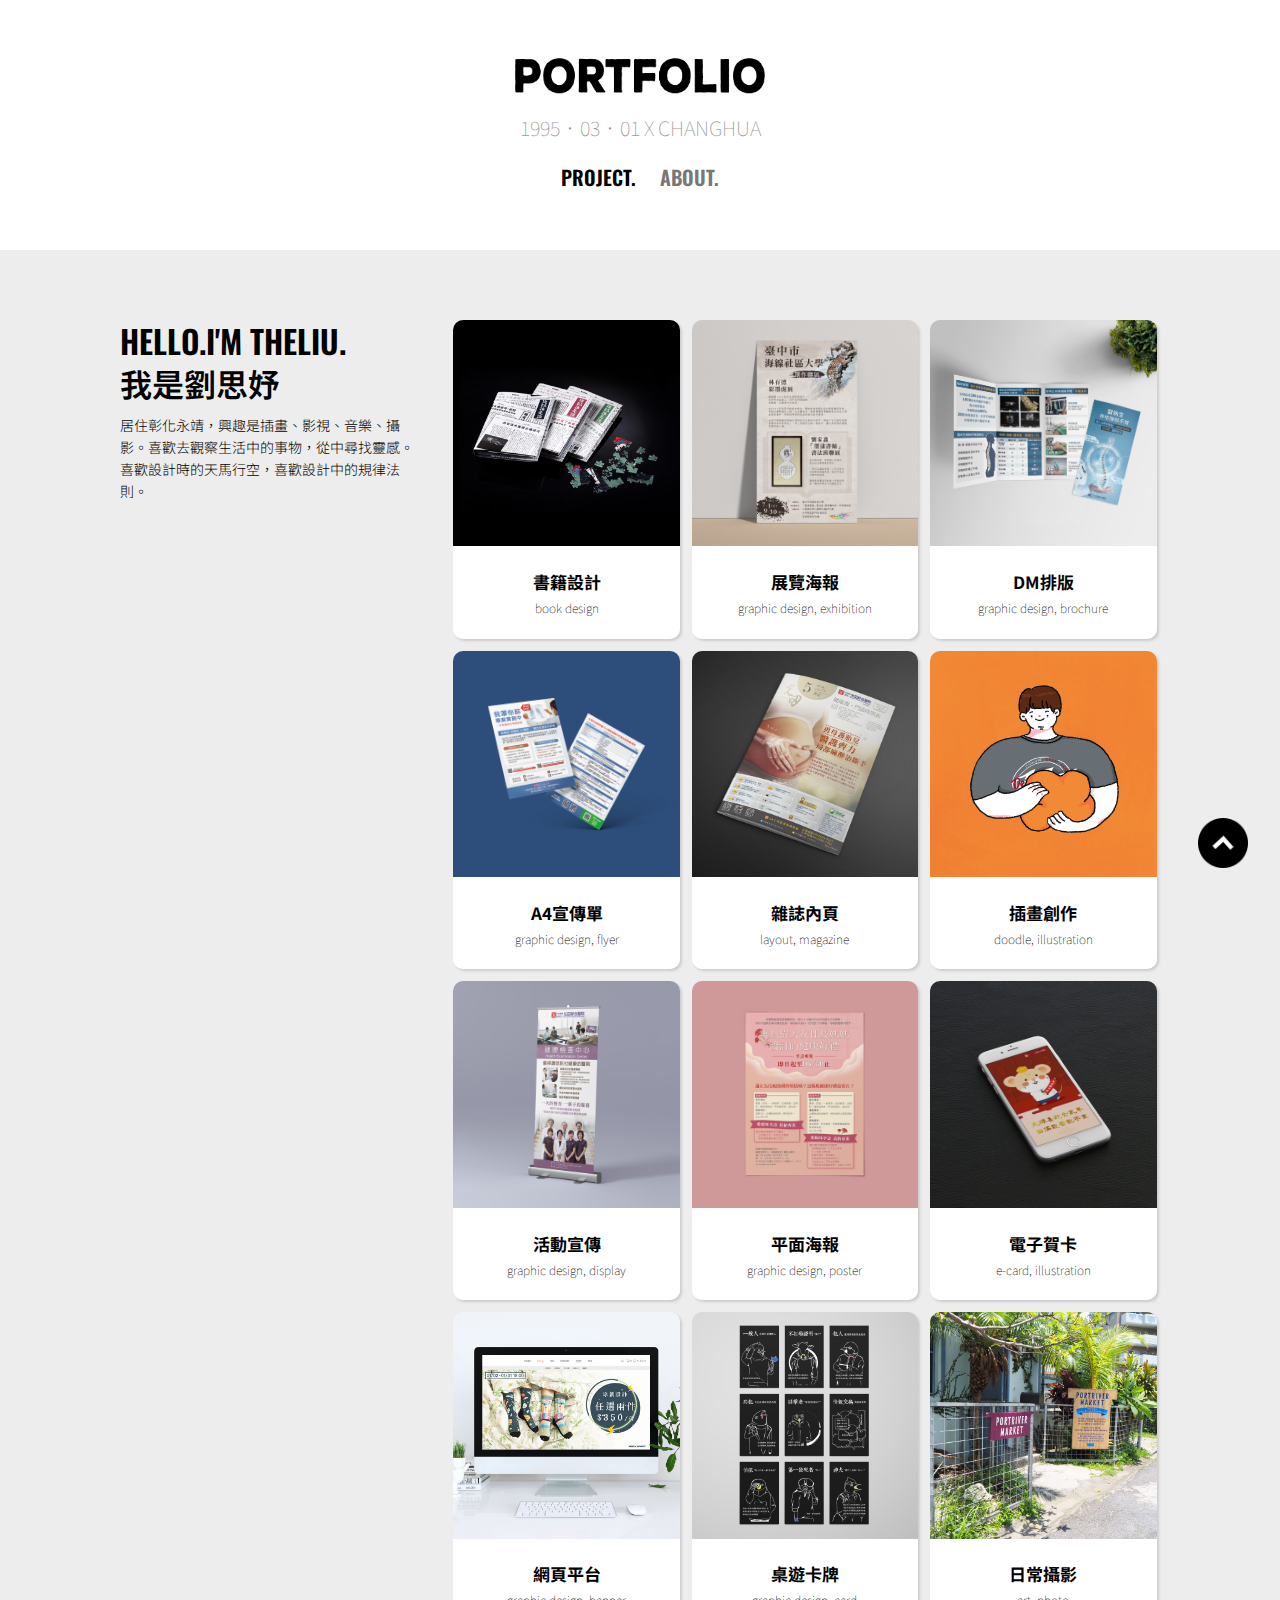
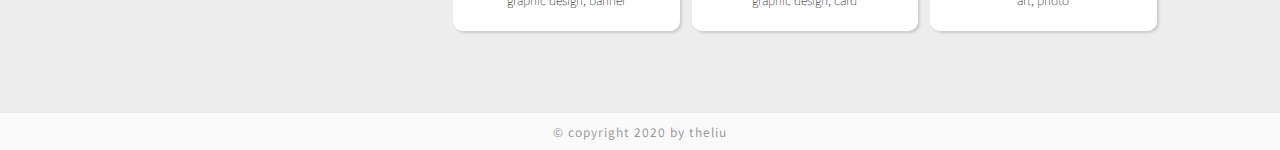
<file: index.html>
<!DOCTYPE html>
<html lang="en">
<head>
    <meta charset="UTF-8">
    <meta name="viewport" content="width=device-width, initial-scale=1.0">
    <meta name="format-detection" content="telephone=no">
    <meta name="format-detection" content="email=no">
    <title>The Liu</title>
    <!-- icon -->
    <link rel="apple-touch-icon" href="/img/home_pic/theliu-icon.png">
    <link rel="icon" sizes="192x192" href="/img/home_pic/theliu-icon.png">
    <!-- stylesheet -->
    <link rel="stylesheet" href="/css/index_style.css"  media="all">
</head>
<body>
    
<div class="content">
    <div class="top" id="top">
        <div class="top-container">
            <a class="home" href="#">
                <img src="/img/home_pic/topicon-01.png" alt="me"/>
            </a>
            <div class="title"> 
                <h4>1995．03．01   X   CHANGHUA    </h4>
            </div>
            <nav>
                <a class="nav-link pro" href="">PROJECT.</a>
                <a class="nav-link about" href="/home/about.html">ABOUT.</a>
            </nav>
        </div>
    </div>

    <div class="portfolio">
        <div class="port-main">
            <div class="port-wrap">
                <div class="txt">
                <h2>
                HELLO.I'M  THELIU.<br/>我是劉思妤</h2>
                <p>
                    居住彰化永靖，興趣是插畫、影視、音樂、攝影。喜歡去觀察生活中的事物，從中尋找靈感。<br>
                    喜歡設計時的天馬行空，喜歡設計中的規律法則。
                </p>
                </div>
                
                <div class="pic">
                    <div class="work col1">
                        <div class="portbox">
                            <a class="wpic" href="/project/project-page01.html">
                                <img src="/img/home_pic/whoIsTheKiller.jpg" alt=""/>
                            </a>
                        <div class="wtxt">
                        <h4>書籍設計</h4>
                        <p>book design</p>
                        </div>
                        </div>              
                        <div class="portbox">
                            <a class="wpic" href="/project/project-page02.html">
                                <img src="/img/home_pic/flyer.jpg" alt=""/>
                            </a>
                        <div class="wtxt">
                        <h4>A4宣傳單</h4>
                        <p>graphic design, flyer</p>
                        </div>
                        </div>
                        <div class="portbox">
                            <a class="wpic" href="/project/project-page03.html">
                                <img src="/img/home_pic/stand.jpg" alt=""/>
                            </a>
                        <div class="wtxt">
                            <h4>活動宣傳</h4>
                            <p>graphic design, display</p>
                        </div>
                        </div>
                        <div class="portbox">
                        <a class="wpic" href="/project/project-page04.html">
                            <img src="/img/home_pic/web.jpg" alt=""/>
                        </a>
                        <div class="wtxt">
                        <h4>網頁平台</h4>
                        <p>graphic design, banner</p>
                        </div>
                        </div>
                    </div>
                    <div class="work col2">
                        <div class="portbox">
                            <a class="wpic" href="/project/project-page05.html">
                                <img src="/img/home_pic/exhibition.jpg" alt=""/>
                            </a>
                            <div class="wtxt">
                            <h4>展覽海報</h4>
                            <p>graphic design, exhibition</p>
                            </div>
                        </div>
                        <div class="portbox">
                            <a class="wpic" href="/project/project-page06.html">
                                <img src="/img/home_pic/magazine.jpg" alt=""/>
                            </a>
                            <div class="wtxt">
                            <h4>雜誌內頁</h4>
                            <p>layout, magazine</p>
                            </div>
                        </div>
                        <div class="portbox">
                            <a class="wpic" href="/project/project-page07.html">
                                <img src="/img/home_pic/poster.jpg" alt=""/>
                            </a>
                            <div class="wtxt">
                                <h4>平面海報</h4>
                                <p>graphic design, poster</p>
                            </div>
                        </div>
                        <div class="portbox">
                            <a class="wpic" href="/project/project-page08.html">
                                <img src="/img/home_pic/card.jpg" alt=""/>
                            </a>
                            <div class="wtxt">
                                <h4>桌遊卡牌</h4>
                                <p>graphic design, card</p>
                            </div>
                        </div>
                    </div>
                    <div class="work col3">
                        <div class="portbox">
                            <a class="wpic"  href="/project/project-page09.html">
                                <img src="/img/home_pic/brochure.jpg" alt=""/>
                            </a>
                            <div class="wtxt">
                                <h4>DM排版</h4>
                                <p>graphic design, brochure</p>
                            </div>
                        </div>
                        <div class="portbox">
                            <a class="wpic" href="/project/project-page10.html">
                                <img src="/img/home_pic/illustration.jpg" alt=""/>
                            </a>
                            <div class="wtxt">
                                <h4>插畫創作</h4>
                                <p>doodle, illustration</p>
                            </div>
                        </div>
                        <div class="portbox">
                            <a class="wpic" href="/project/project-page11.html">
                                <img src="/img/home_pic/ecard.jpg" alt=""/>
                            </a>
                            <div class="wtxt">
                                <h4>電子賀卡</h4>
                                <p>e-card, illustration</p>
                            </div>
                        </div>
                        <div class="portbox">
                            <a class="wpic" href="/project/project-page12.html">
                                <img src="/img/home_pic/photo.jpg" alt=""/>
                            </a>
                            <div class="wtxt">
                                <h4>日常攝影</h4>
                                <p>art, photo</p>
                            </div>
                    </div>
                    </div>
                </div>
            </div>
        </div>
    </div>

    <footer class="footer">
      <p class="copyright">&copy; copyright 2020 by theliu</p>
    </footer>

    <a class="top-btn" href="#top"></a>
</div>
</body>
</html>
</file>
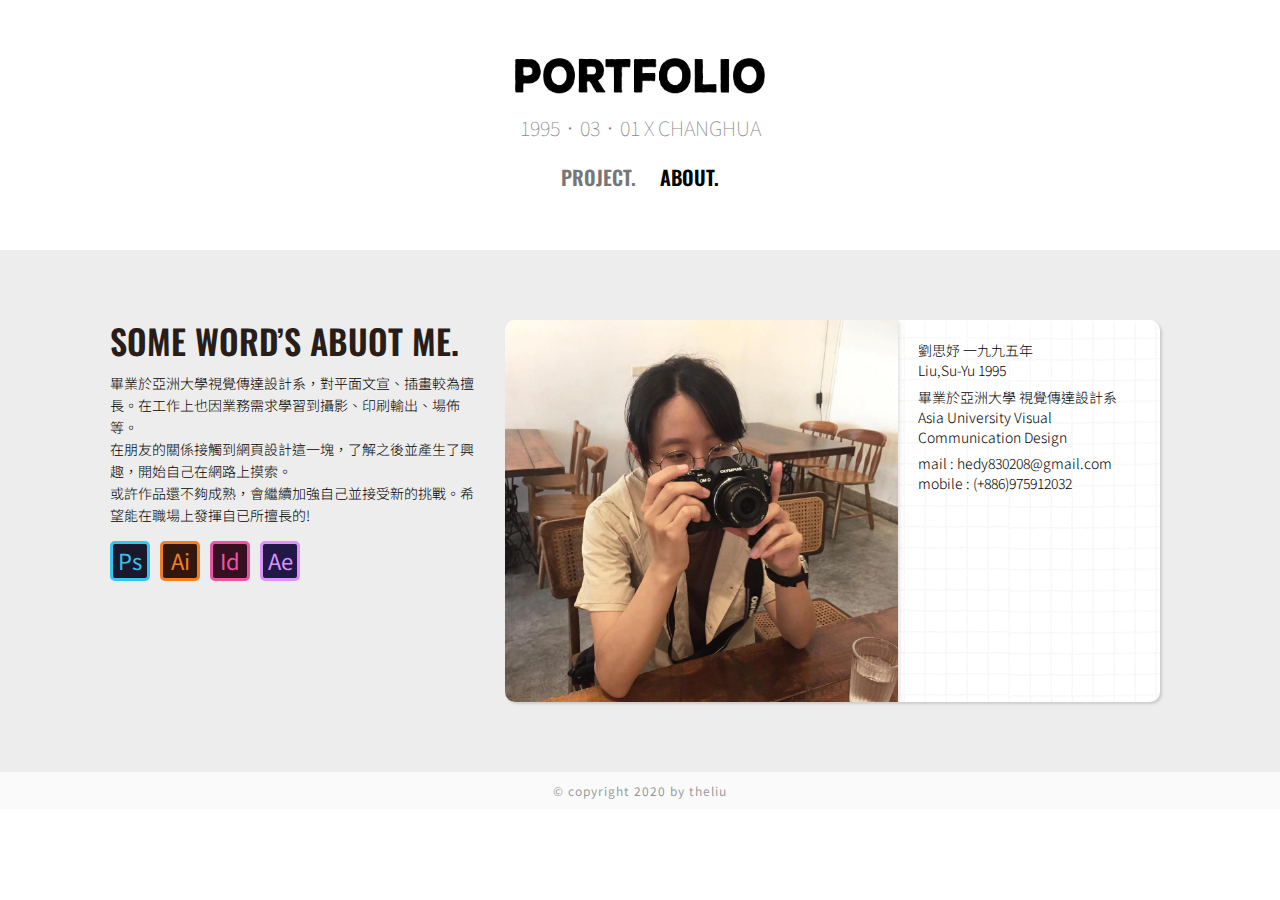
<file: home/about.html>
<!DOCTYPE html>
<html lang="en">
<head>
    <meta charset="UTF-8">
    <meta name="viewport" content="width=device-width, initial-scale=1.0">
    <meta name="format-detection" content="telephone=no">
    <meta name="format-detection" content="email=no">
    <title>About Me</title>
    <!-- icon -->
    <link rel="apple-touch-icon" href="/img/home_pic/theliu-icon.png">
    <link rel="icon" sizes="192x192" href="/img/home_pic/theliu-icon.png">
    <!-- stylesheet -->
    <link rel="stylesheet" href="/css/about_style.css"  media="all">
</head>
<body>
    
<div class="content">
    <div class="top" id="top">
        <div class="top-container">
            <a class="home" href="#">
                <img src="/img/home_pic/topicon-01.png" alt="me"/>
            </a>
            <div class="title"> 
                <h4>1995．03．01   X   CHANGHUA    </h4>
            </div>
            <nav>
                <a class="nav-link pro" href="/index.html">PROJECT.</a>
                <a class="nav-link about" href="">ABOUT.</a>
            </nav>
        </div>
    </div>

    <div class="portfolio">
        <div class="port-main">
            <div class="port-wrap">
                <div class="txt">
                <h2>
                SOME WORD’S ABUOT ME.
                </h2>
                <p>
                    畢業於亞洲大學視覺傳達設計系，對平面文宣、插畫較為擅長。在工作上也因業務需求學習到攝影、印刷輸出、場佈等。<br>
                    在朋友的關係接觸到網頁設計這一塊，了解之後並產生了興趣，開始自己在網路上摸索。<br>
                    或許作品還不夠成熟，會繼續加強自己並接受新的挑戰。希望能在職場上發揮自已所擅長的!<br>
                </p>
                <div class="icon">
                    <div class="adicon ps">Ps</div>
                    <div class="adicon ai">Ai</div>
                    <div class="adicon id">Id</div>
                    <div class="adicon ae">Ae</div>
                </div>
                </div>
                
                <div class="pic">
                    <div class="intr">
                        <div class="me mpho">
                            <img src="/img/about_pic/me.jpg" alt="me">
                        </div> 
                        <div class="me mtxt">
                            <p>
                                 劉思妤 一九九五年 <br>
                                 Liu,Su-Yu 1995
                            </p>
                            <p>
                                畢業於亞洲大學 視覺傳達設計系<br>
                                 Asia University Visual Communication Design
                            </p>
                            <p>
                                mail : hedy830208@gmail.com <br>
                                mobile : (+886)975912032
                            </p>
                        </div> 
                    </div>                   
                </div>
            </div>
        </div>
    </div>

    <footer class="footer">
      <p class="copyright">&copy; copyright 2020 by theliu</p>
    </footer>
</div>
</body>
</html>
</file>
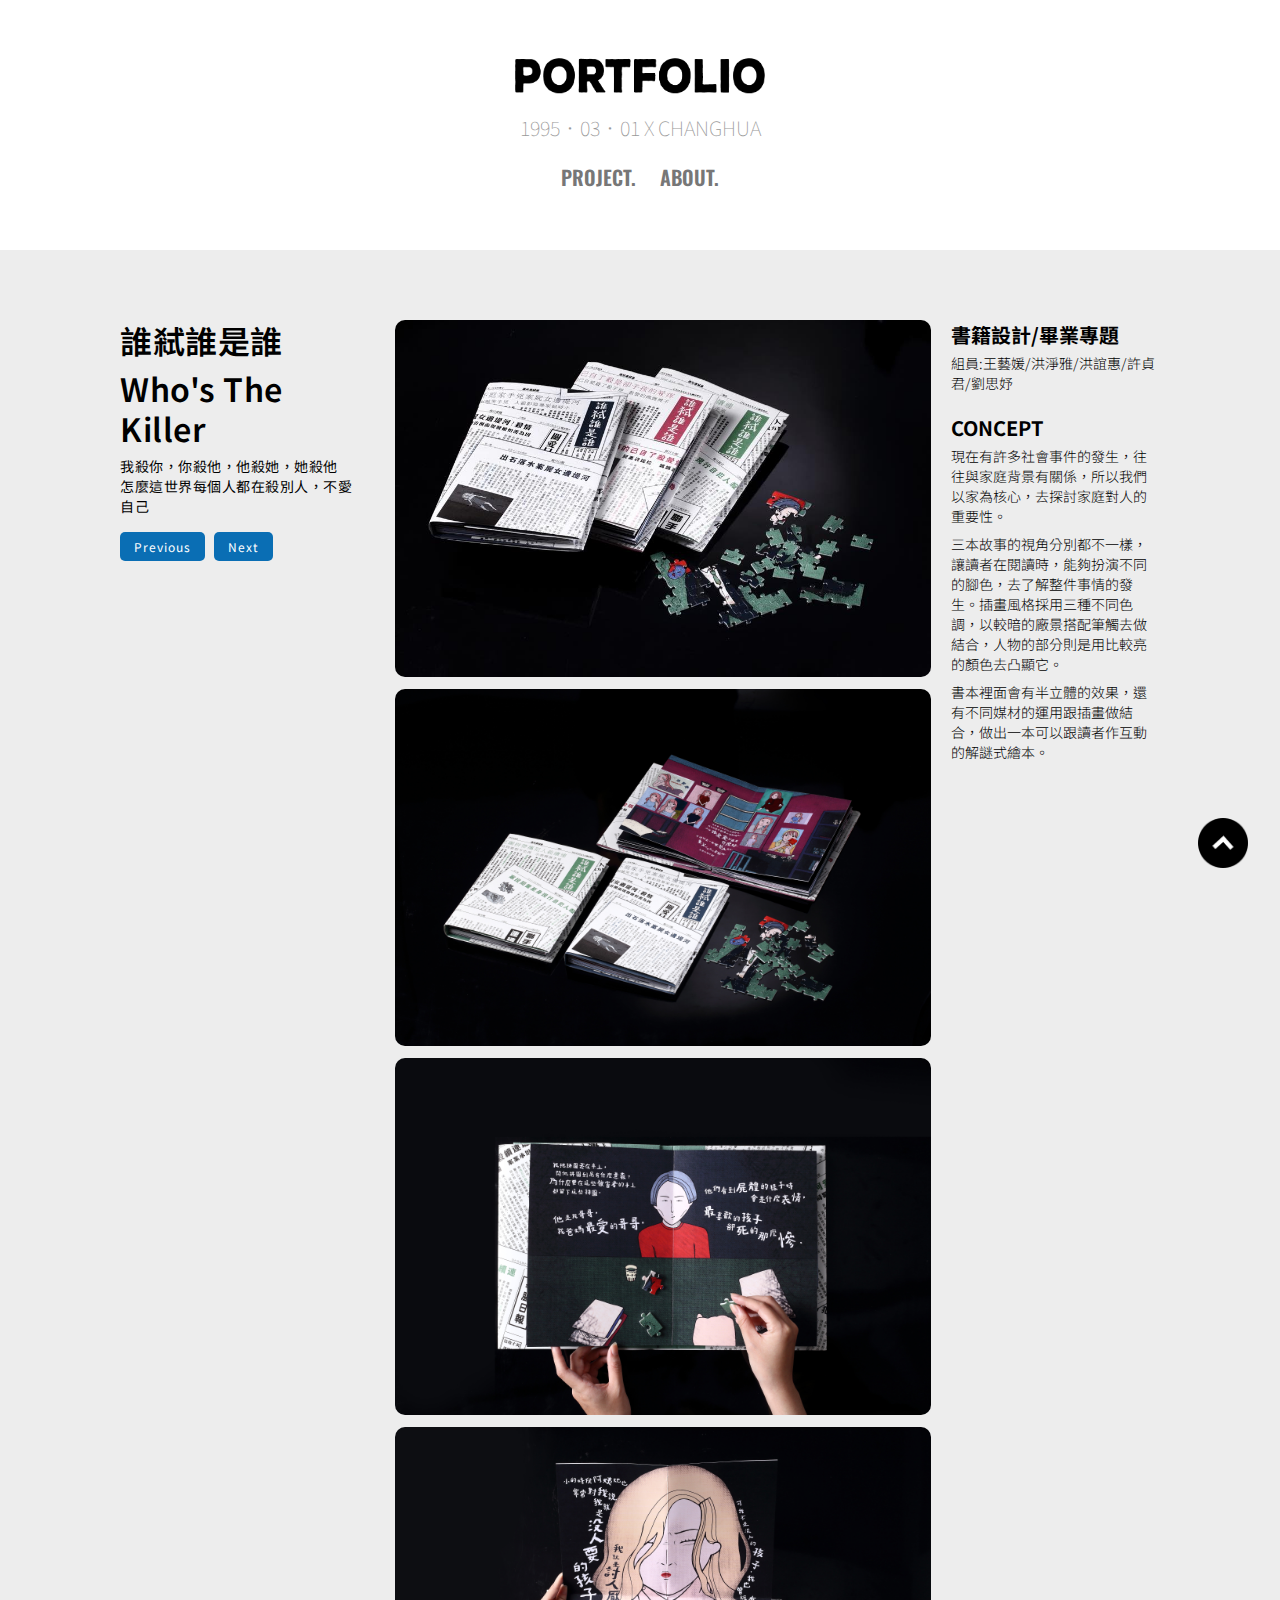
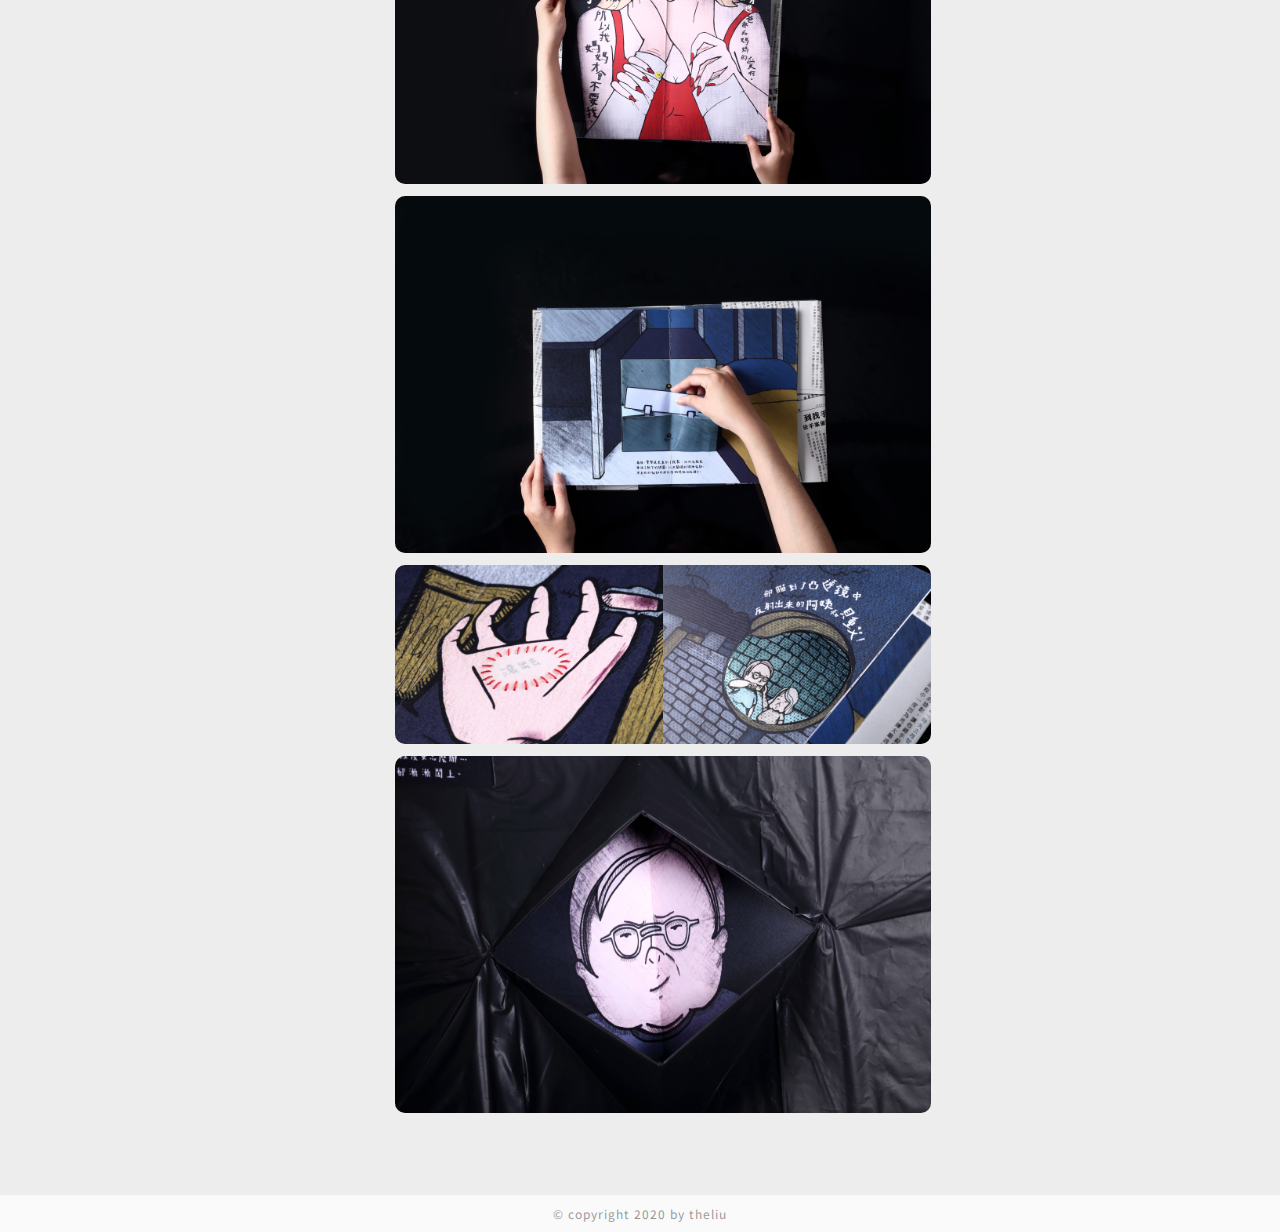
<file: project/project-page01.html>
<!DOCTYPE html>
<html lang="en">
<head>
    <meta charset="UTF-8">
    <meta name="viewport" content="width=device-width, initial-scale=1.0">
    <meta name="format-detection" content="telephone=no">
    <meta name="format-detection" content="email=no">
    <title>The Liu-PRO01</title>
    <!-- icon -->
    <link rel="apple-touch-icon" href="/img/home_pic/theliu-icon.png">
    <link rel="icon" sizes="192x192" href="/home_pic/theliu-icon.png">
    <!-- stylesheet -->
    <link rel="stylesheet" href="/css/style.css"  media="all">
</head>
<body>
    
<div class="content">
    <div class="top">
        <div class="top-container">
            <a class="home" href="#">
                <img src="/img/home_pic/topicon-01.png" alt="me"/>
            </a>
            <div class="title"> 
          <h4>1995．03．01 X CHANGHUA  </h4>
            </div>
            <nav>
            <a class="nav-link pro" href="/index.html">PROJECT.</a>
            <a class="nav-link about" href="/home/about.html">ABOUT.</a>
            </nav>
        </div>
    </div>

    <div class="portfolio">
        <div class="port-main">
            <div class="port-wrap">
                <div class="txt">
                    <div class="txttitle">
                        <h2>誰弒誰是誰</h2>
                        <h2>Who's The Killer</h2>
                        <p>
                            我殺你，你殺他，他殺她，她殺他<br/>
                            怎麼這世界每個人都在殺別人，不愛自己
                        </p>
                    </div>
                    <a class="btn" href="/project/project-page12.html">Previous</a>
                    <a class="btn" href="/project/project-page02.html">Next</a>
                </div>
                <div class="pic">
                    <div class="work-item">
                        <div class="item wpic"> 
                            <div class="photo"><img src="/img/page01/b01.jpg" alt=""/></div>
                            <div class="photo"><img src="/img/page01/b02.jpg" alt=""/></div>
                            <div class="photo"><img src="/img/page01/b03.jpg" alt=""/></div>
                            <div class="photo"><img src="/img/page01/b04.jpg" alt=""/></div>
                            <div class="photo"><img src="/img/page01/b05.jpg" alt=""/></div>
                            <div class="photo">
                                <div class="both">
                                    <img src="/img/page01/b06.jpg" alt=""/>
                                    <img src="/img/page01/b07.jpg" alt=""/>
                                </div>
                            </div>
                            <div class="photo"><img src="/img/page01/b08.jpg" alt=""/></div>
                        </div>
                        <div class="item wtxt">
                            <div class="txtmain">
                                <h3>書籍設計/畢業專題</h3>
                                <p>組員:王藝媛/洪淨雅/洪誼惠/許貞君/劉思妤</p>
                            </div>
                            <div class="txtmain">
                                <h3>CONCEPT</h3>
                                <p>現在有許多社會事件的發生，往往與家庭背景有關係，所以我們以家為核心，去探討家庭對人的重要性。</p>
                                <p>三本故事的視角分別都不一樣，讓讀者在閱讀時，能夠扮演不同的腳色，去了解整件事情的發生。插畫風格採用三種不同色調，以較暗的廠景搭配筆觸去做結合，人物的部分則是用比較亮的顏色去凸顯它。</p>
                                <p>書本裡面會有半立體的效果，還有不同媒材的運用跟插畫做結合，做出一本可以跟讀者作互動的解謎式繪本。</p>
                            </div>
                        </div>
                    </div>
                </div>
            </div>
        </div>
    </div>

    <footer class="footer">
        <p class="copyright">&copy; copyright 2020 by theliu</p>
    </footer>

    <a class="top-btn" href="#top"></a>
  </div>
</body>
</html>
</file>
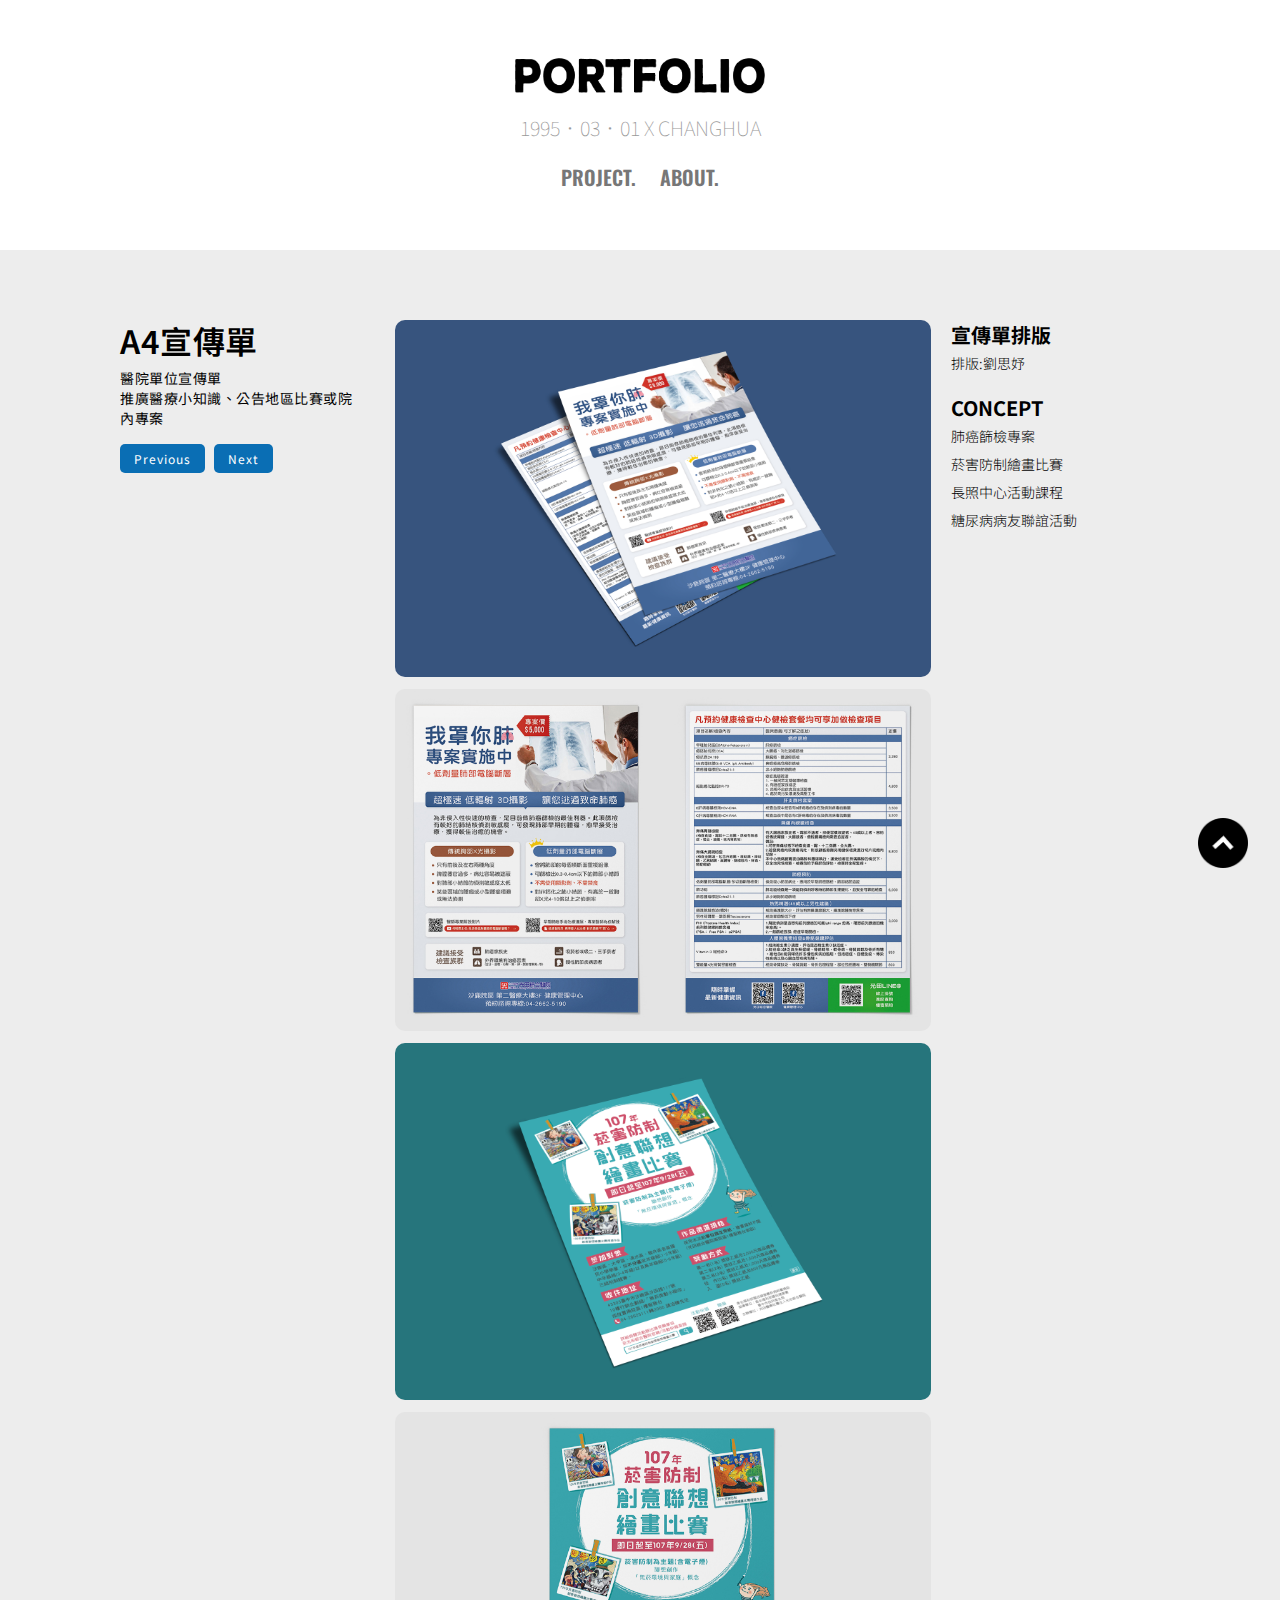
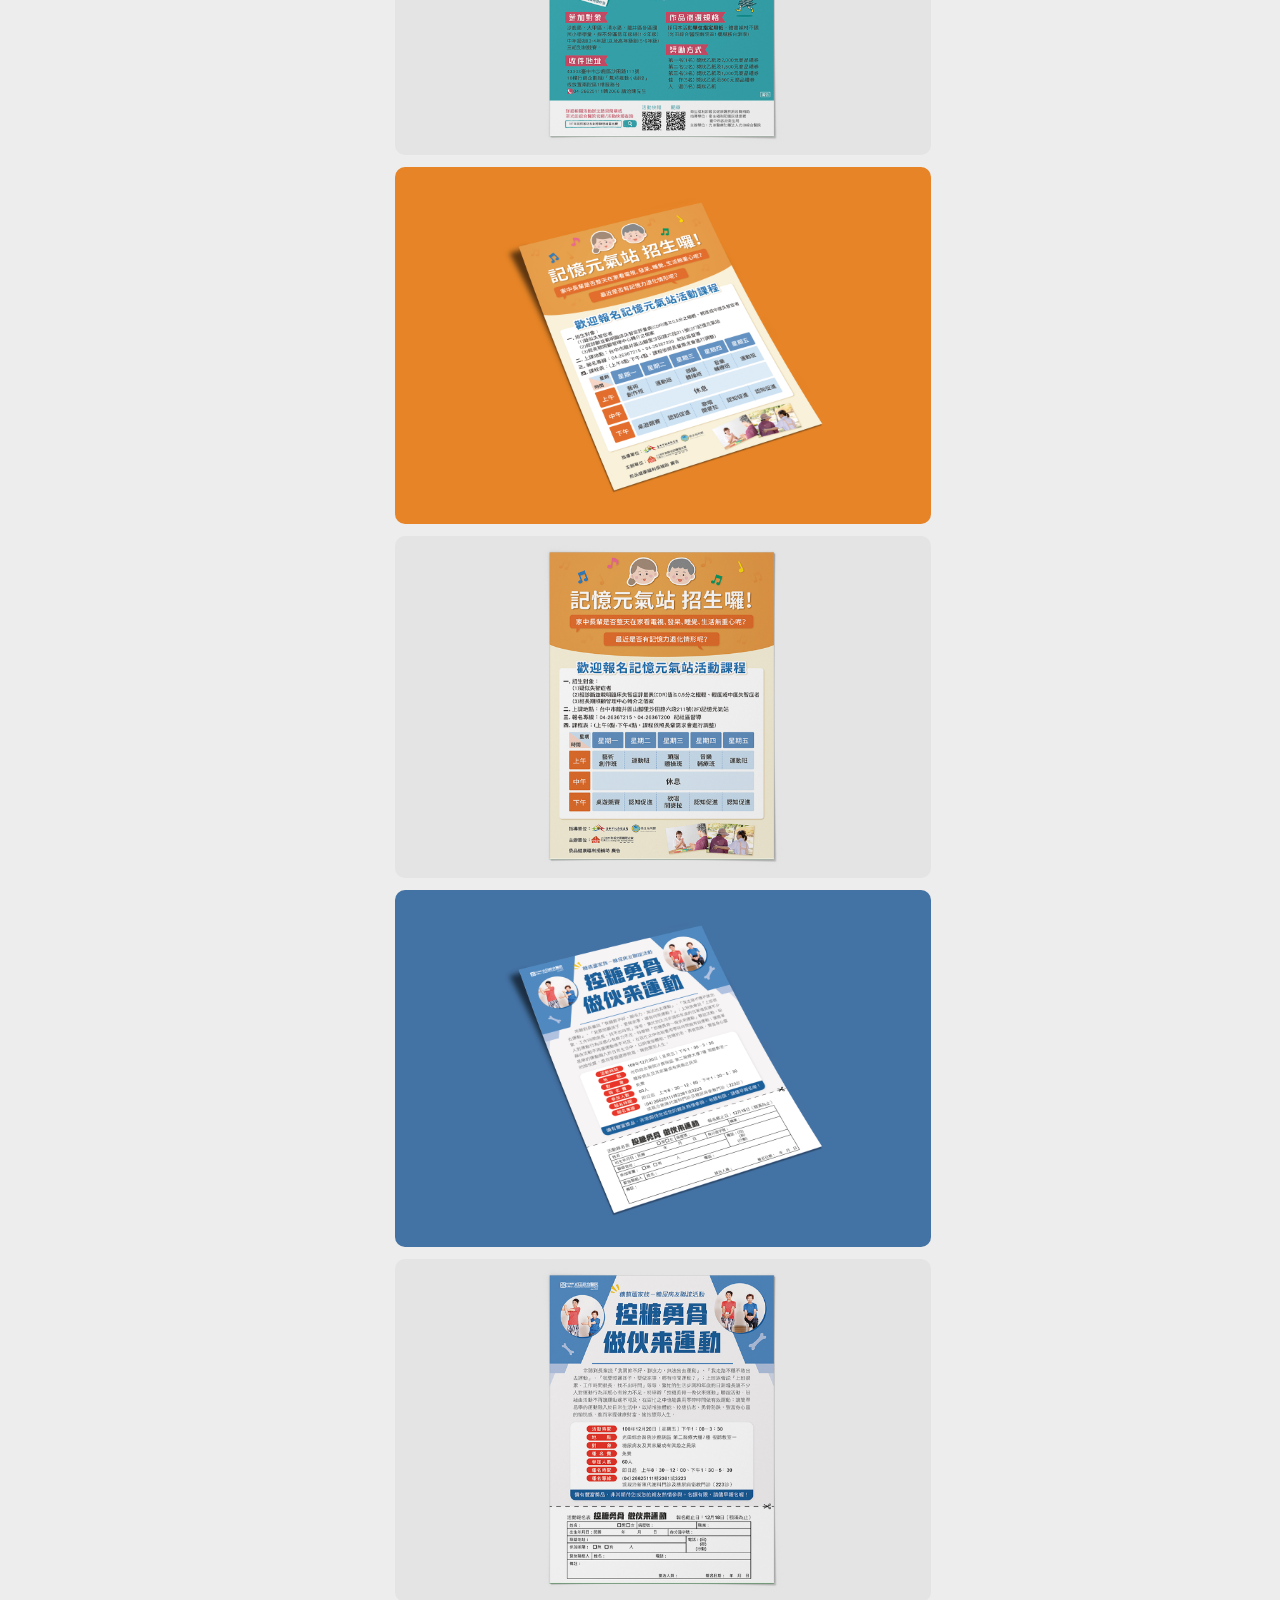
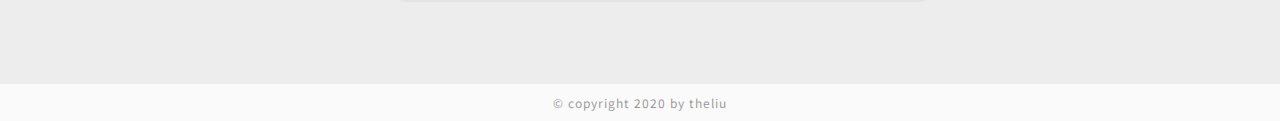
<file: project/project-page02.html>
<!DOCTYPE html>
<html lang="en">
<head>
    <meta charset="UTF-8">
    <meta name="viewport" content="width=device-width, initial-scale=1.0">
    <meta name="format-detection" content="telephone=no">
    <meta name="format-detection" content="email=no">
    <title>The Liu-PRO02</title>
    <!-- icon -->
    <link rel="apple-touch-icon" href="/img/home_pic/theliu-icon.png">
    <link rel="icon" sizes="192x192" href="/img/home_pic/theliu-icon.png">
    <!-- stylesheet -->
    <link rel="stylesheet" href="/css/style.css"  media="all">
</head>
<body>
    
<div class="content">
    <div class="top">
      <div class="top-container">
        <a class="home" href="#">
          <img src="/img/home_pic/topicon-01.png" alt="me"/>
        </a>
        <div class="title"> 
          <h4>1995．03．01 X CHANGHUA  </h4>
        </div>
        <nav>
            <a class="nav-link pro" href="/index.html">PROJECT.</a>
            <a class="nav-link about" href="/home/about.html">ABOUT.</a>
        </nav>
      </div>
    </div>
    <div class="portfolio">
      <div class="port-main">
        <div class="port-wrap">
          <div class="txt">
            <div class="txttitle">
              <h2>A4宣傳單  </h2>
              <p>
                 醫院單位宣傳單 <br/>推廣醫療小知識、公告地區比賽或院內專案</p>
            </div>
            <a class="btn" href="/project/project-page01.html">Previous</a>
            <a class="btn" href="/project/project-page03.html">Next</a>
          </div>
          <div class="pic">
            <div class="work-item">
              <div class="item wpic"> 
                <div class="photo"><img src="/img/page02/pos高檢00.jpg" alt=""/></div>
                <div class="photo">
                  <div class="label">
                    <p>肺癌篩檢專案</p>
                  </div>
                  <img src="/img/page02/pos高檢02.jpg" alt=""/>
                </div>
                <div class="photo"><img src="/img/page02/pos社區組00.jpg" alt=""/></div>
                <div class="photo">
                  <div class="label">
                    <p>菸害防制繪畫比賽</p>
                  </div>
                  <img src="/img/page02/pos社區組02.jpg" alt=""/>
                </div>
                <div class="photo"><img src="/img/page02/pos龍井00.jpg" alt=""/></div>
                <div class="photo">
                  <div class="label">
                    <p>長照中心活動課程</p>
                  </div>
                  <img src="/img/page02/pos龍井02.jpg" alt=""/>
                </div>
                <div class="photo"><img src="/img/page02/pos病友00.jpg" alt=""/></div>
                <div class="photo">
                  <div class="label">
                    <p>糖尿病病友聯誼活動</p>
                  </div>
                  <img src="/img/page02/pos病友02.jpg" alt=""/>
                </div>
              </div>
              <div class="item wtxt">
                <div class="txtmain">
                  <h3>宣傳單排版</h3>
                  <p>排版:劉思妤</p>
                </div>
                <div class="txtmain">
                  <h3>CONCEPT</h3>
                  <p>肺癌篩檢專案 </p>
                  <p>菸害防制繪畫比賽</p>
                  <p>長照中心活動課程    </p>
                  <p>糖尿病病友聯誼活動</p>
                </div>
              </div>
            </div>
          </div>
        </div>
      </div>
    </div>
    <footer class="footer">
      <p class="copyright">&copy; copyright 2020 by theliu</p>
    </footer>
    <a class="top-btn" href="#top"></a>
  </div>
</body>
</html>
</file>
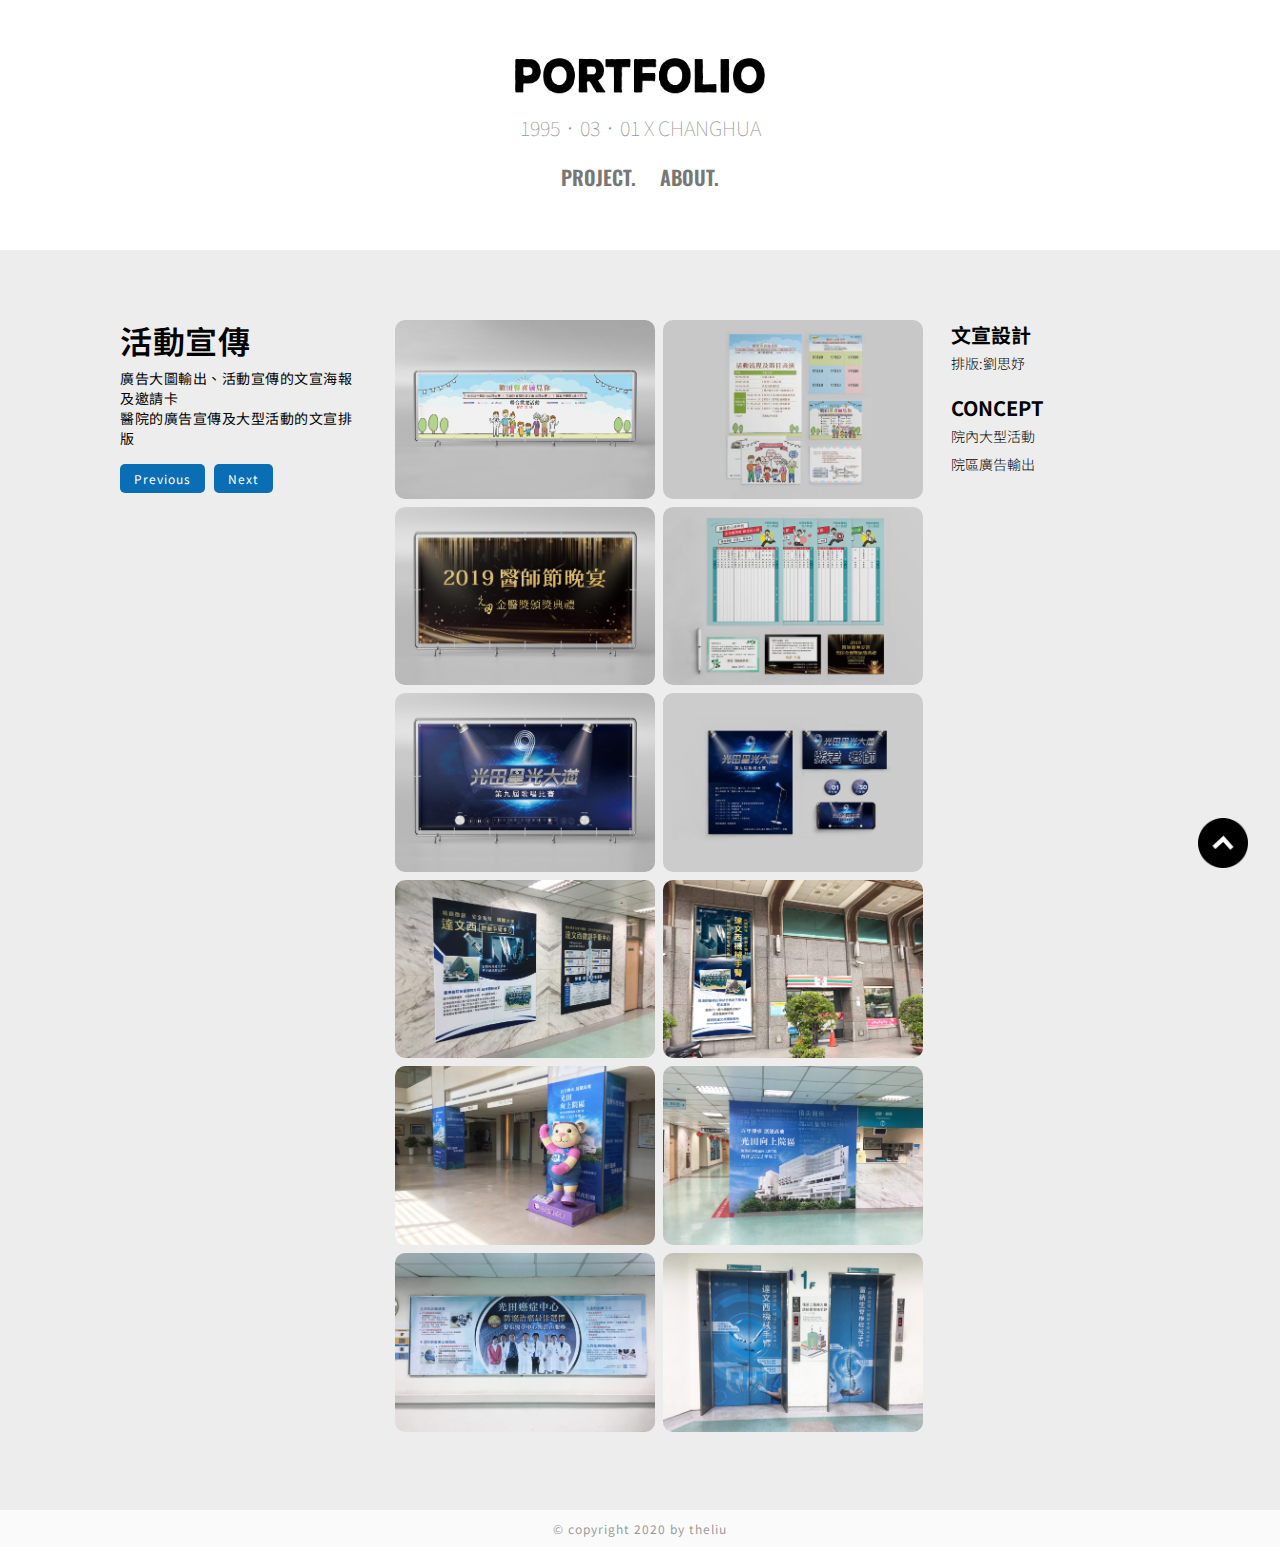
<file: project/project-page03.html>
<!DOCTYPE html>
<html lang="en">
<head>
    <meta charset="UTF-8">
    <meta name="viewport" content="width=device-width, initial-scale=1.0">
    <meta name="format-detection" content="telephone=no">
    <meta name="format-detection" content="email=no">
    <title>The Liu-PRO03</title>
    <!-- icon -->
    <link rel="apple-touch-icon" href="/img/home_pic/theliu-icon.png">
    <link rel="icon" sizes="192x192" href="/img/home_pic/theliu-icon.png">
    <!-- stylesheet -->
    <link rel="stylesheet" href="/css/style_grid.css"  media="all">
</head>
<body>
    
<div class="content">
    <div class="top">
      <div class="top-container">
        <a class="home" href="#">
          <img src="/img/home_pic/topicon-01.png" alt="me"/>
        </a>
        <div class="title"> 
          <h4>1995．03．01 X CHANGHUA  </h4>
        </div>
        <nav>
          <a class="nav-link pro" href="/index.html">PROJECT.</a>
          <a class="nav-link about" href="/home/about.html">ABOUT.</a>
        </nav>
      </div>
    </div>
    <div class="portfolio">
      <div class="port-main">
        <div class="port-wrap">
          <div class="txt">
            <div class="txttitle">
              <h2>活動宣傳 </h2>
              <p>廣告大圖輸出、活動宣傳的文宣海報及邀請卡<br>   
                醫院的廣告宣傳及大型活動的文宣排版</p>
            </div>
            <a class="btn" href="/project/project-page02.html">Previous</a>
            <a class="btn" href="/project/project-page04.html">Next</a>
          </div>
          <div class="pic">
            <div class="work-item">
              <div class="item wpic"> 
                <div class="photo">
                  <div class="ill-cover">
                    <div class="ill">
                      <img src="/img/page03/家庭日bg.jpg" style="filter: grayscale(0%)">
                    </div>
                  </div>
                  <div class="ill-cover">
                    <div class="ill">
                      <img src="/img/page03/家庭日.jpg" style="filter: grayscale(0%)">
                    </div>
                  </div>
                </div>
                <div class="photo">
                  <div class="ill-cover">
                    <div class="ill">
                      <img src="/img/page03/醫師節bg.jpg" style="filter: grayscale(0%)">
                    </div>
                  </div>
                  <div class="ill-cover">
                    <div class="ill">
                      <img src="/img/page03/醫師節.jpg" style="filter: grayscale(0%)">
                    </div>
                  </div>
                </div>
                <div class="photo">
                  <div class="ill-cover">
                    <div class="ill">
                      <img src="/img/page03/星光大道bg.jpg" style="filter: grayscale(0%)">
                    </div>
                  </div>
                  <div class="ill-cover">
                    <div class="ill">
                      <img src="/img/page03/星光大道.jpg" style="filter: grayscale(0%)">
                    </div>
                  </div>
                </div>
                <div class="photo">
                  <div class="ill-cover">
                    <div class="ill">
                      <img src="/img/page03/dvc01.jpg" style="filter: grayscale(0%)">
                    </div>
                  </div>
                  <div class="ill-cover">
                    <div class="ill">
                      <img src="/img/page03/dvc02.jpg" style="filter: grayscale(0%)">
                    </div>
                  </div>
                </div>
                <div class="photo">
                  <div class="ill-cover">
                    <div class="ill">
                      <img src="/img/page03/向上2療bg.jpg" style="filter: grayscale(0%)">
                    </div>
                  </div>
                  <div class="ill-cover">
                    <div class="ill">
                      <img src="/img/page03/向上大門bg.jpg" style="filter: grayscale(0%)">
                    </div>
                  </div>
                </div>
                <div class="photo">
                  <div class="ill-cover">
                    <div class="ill">
                      <img src="/img/page03/癌症bg.jpg" style="filter: grayscale(0%)">
                    </div>
                  </div>
                  <div class="ill-cover">
                    <div class="ill">
                      <img src="/img/page03/電梯bg.jpg" style="filter: grayscale(0%)">
                    </div>
                  </div>
                </div>
              </div>

              <div class="item wtxt">
                <div class="txtmain">
                  <h3>文宣設計</h3>
                  <p>排版:劉思妤</p>
                </div>
                <div class="txtmain">
                  <h3>CONCEPT</h3>
                  <p>院內大型活動</p>
                  <p>院區廣告輸出</p>
                </div>
              </div>
            </div>
          </div>
        </div>
      </div>
    </div>
    
    <footer class="footer">
      <p class="copyright">&copy; copyright 2020 by theliu</p>
    </footer>
    <a class="top-btn" href="#top"></a>
  </div>
</body>
</html>
</file>
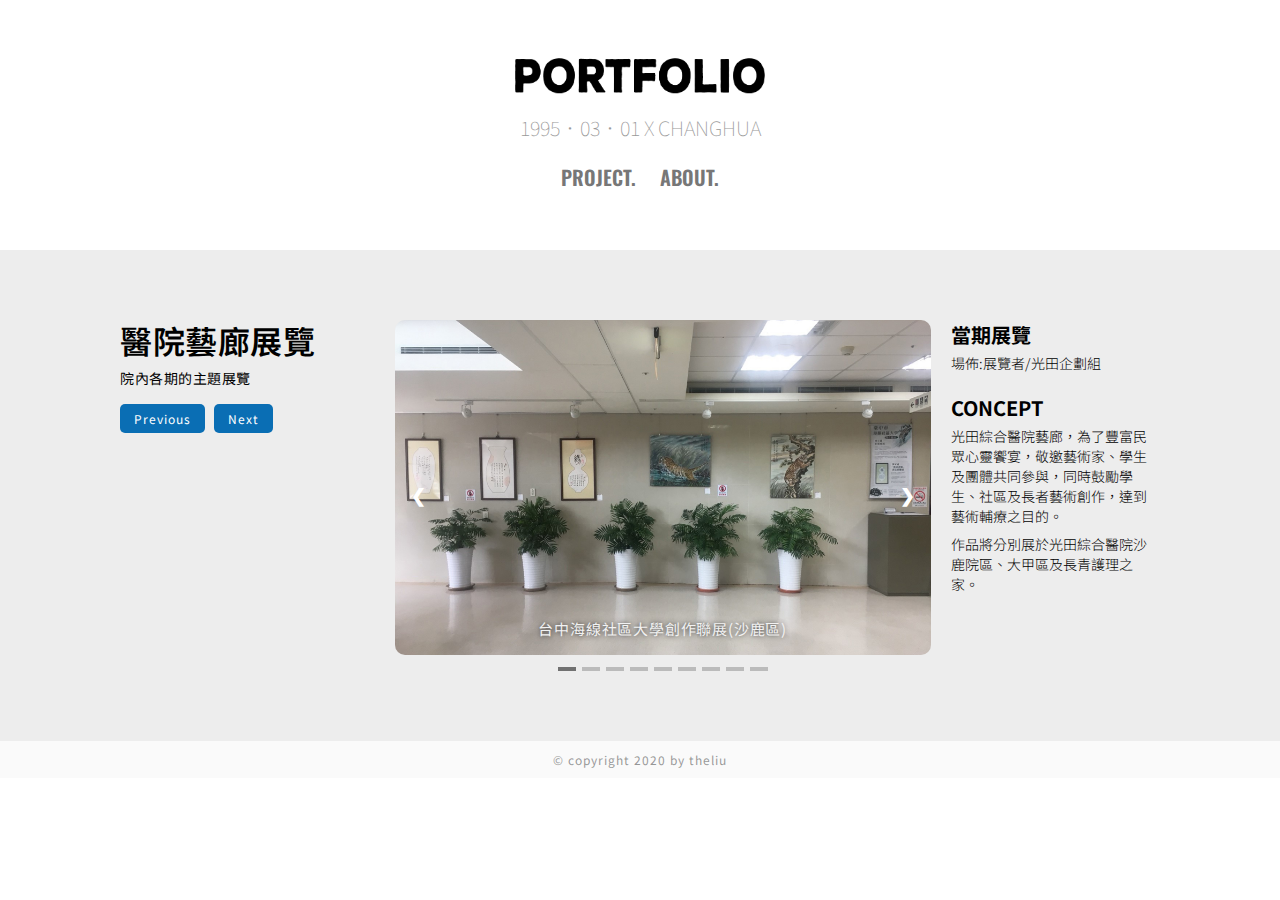
<file: project/project-page05.html>
<!DOCTYPE html>
<html lang="en">
<head>
    <meta charset="UTF-8">
    <meta name="viewport" content="width=device-width, initial-scale=1.0">
    <meta name="format-detection" content="telephone=no">
    <meta name="format-detection" content="email=no">
    <title>The Liu-PRO05</title>
    <!-- icon -->
    <link rel="apple-touch-icon" href="/img/home_pic/theliu-icon.png">
    <link rel="icon" sizes="192x192" href="/img/home_pic/theliu-icon.png">
    <!-- stylesheet -->
    <link rel="stylesheet" href="/css/style_sild.css"  media="all">
</head>
<body>
    
<div class="content">
    <div class="top">
        <div class="top-container">
            <a class="home" href="#">
                <img src="/img/home_pic/topicon-01.png" alt="me"/>
            </a>
            <div class="title"> 
          <h4>1995．03．01 X CHANGHUA  </h4>
            </div>
            <nav>
            <a class="nav-link pro" href="/index.html">PROJECT.</a>
            <a class="nav-link about" href="/home/about.html">ABOUT.</a>
            </nav>
        </div>
    </div>

    <div class="portfolio">
        <div class="port-main">
            <div class="port-wrap">
                <div class="txt">
                    <div class="txttitle">
                        <h2>醫院藝廊展覽</h2>
                        <p>院內各期的主題展覽</p>
                    </div>
                    <a class="btn" href="/project/project-page04.html">Previous</a>
                    <a class="btn" href="/project/project-page06.html">Next</a>
                </div>
                <div class="pic">
                    <div class="work-item">
                        <div class="item wpic"> 
                            <div class="photo">
                                <!-- 相片輪播 -->
                                <div class="slideshow-container">
                                  <div class="mySlides">
                                    <div class="numbertext">1 / 10</div>
                                    <img src="/img/page05/10707s1.jpg" style="width:100%">
                                    <div class="text">台中海線社區大學創作聯展(沙鹿區)</div>
                                  </div>
                                  <div class="mySlides">
                                    <div class="numbertext">2 / 10</div>
                                    <img src="/img/page05/10707s2.jpg" style="width:100%">
                                    <div class="text">台中海線社區大學創作聯展(沙鹿區)</div>
                                  </div>
                                  <div class="mySlides">
                                    <div class="numbertext">3 / 10</div>
                                    <img src="/img/page05/10707d0.jpg" style="width:100%">
                                    <div class="text">台中海線社區大學創作聯展(大甲區)</div>
                                  </div>
                                    <div class="mySlides">
                                    <div class="numbertext">4/ 10</div>
                                    <img src="/img/page05/10707d1.jpg" style="width:100%">
                                    <div class="text">台中海線社區大學創作聯展(大甲區)</div>
                                  </div>
                                  <div class="mySlides">
                                    <div class="numbertext">5/ 10</div>
                                    <img src="/img/page05/10707d2.jpg" style="width:100%">
                                    <div class="text">台中海線社區大學創作聯展(大甲區)</div>
                                  </div>
                                  <div class="mySlides">
                                    <div class="numbertext">6/ 10</div>
                                    <img src="/img/page05/10707d3.jpg" style="width:100%">
                                    <div class="text">台中海線社區大學創作聯展(大甲區)</div>
                                  </div>
                                  <div class="mySlides">
                                    <div class="numbertext">7/ 10</div>
                                    <img src="/img/page05/10707d4.jpg" style="width:100%">
                                    <div class="text">台中海線社區大學創作聯展(大甲區)</div>
                                  </div>
                                  <div class="mySlides">
                                    <div class="numbertext">8/ 10</div>
                                    <img src="/img/page05/10707c1.jpg" style="width:100%">
                                    <div class="text">台中海線社區大學創作聯展(長青區)</div>
                                  </div>
                                  <div class="mySlides">
                                    <div class="numbertext">9/ 10</div>
                                    <img src="/img/page05/10707c2.jpg" style="width:100%">
                                    <div class="text">台中海線社區大學創作聯展(長青區)</div>
                                  </div>
                                  
                                  <!-- Next and previous buttons -->
                                  <a class="prev" onclick="plusSlides(-1)">&#10094;</a>
                                  <a class="next" onclick="plusSlides(1)">&#10095;</a>
                                </div>
                                <div style="text-align:center">
                                  <span class="dot" onclick="currentSlide(1)"></span>
                                  <span class="dot" onclick="currentSlide(2)"></span>
                                  <span class="dot" onclick="currentSlide(3)"></span>
                                  <span class="dot" onclick="currentSlide(4)"></span>
                                  <span class="dot" onclick="currentSlide(5)"></span>
                                  <span class="dot" onclick="currentSlide(6)"></span>
                                  <span class="dot" onclick="currentSlide(7)"></span>
                                  <span class="dot" onclick="currentSlide(8)"></span>
                                  <span class="dot" onclick="currentSlide(9)"></span>
                                </div>
                              </div>
                        </div>
                        <div class="item wtxt">
                            <div class="txtmain">
                                <h3>當期展覽</h3>
                                <p>場佈:展覽者/光田企劃組</p>
                            </div>
                            <div class="txtmain">
                                <h3>CONCEPT</h3>
                                <p>光田綜合醫院藝廊，為了豐富民眾心靈饗宴，敬邀藝術家、學生及團體共同參與，同時鼓勵學生、社區及長者藝術創作，達到藝術輔療之目的。</p>
                                <p>作品將分別展於光田綜合醫院沙鹿院區、大甲區及長青護理之家。</p>
                            </div>
                        </div>
                    </div>
                </div>
            </div>
        </div>
    </div>

    <footer class="footer">
        <p class="copyright">&copy; copyright 2020 by theliu</p>
    </footer>
  </div>
  <!-- js -->
  <script>
    var slideIndex = 1;
    showSlides(slideIndex);
    // Next/previous controls
    function plusSlides(n) {
      showSlides(slideIndex += n);
    }
    // Thumbnail image controls
    function currentSlide(n) {
      showSlides(slideIndex = n);
    }

    function showSlides(n) {
      var slides = document.getElementsByClassName("mySlides");
      var dots = document.getElementsByClassName("dot");
      if (n > slides.length) {slideIndex = 1}
      if (n < 1) {slideIndex = slides.length}
      for (i = 0; i < slides.length; i++) {
          slides[i].style.display = "none";
      }
      for (i = 0; i < dots.length; i++) {
          dots[i].className = dots[i].className.replace(" active", "");
      }
      slides[slideIndex-1].style.display = "block";
      dots[slideIndex-1].className += " active";
    }
  </script>
</body>
</html>
</file>
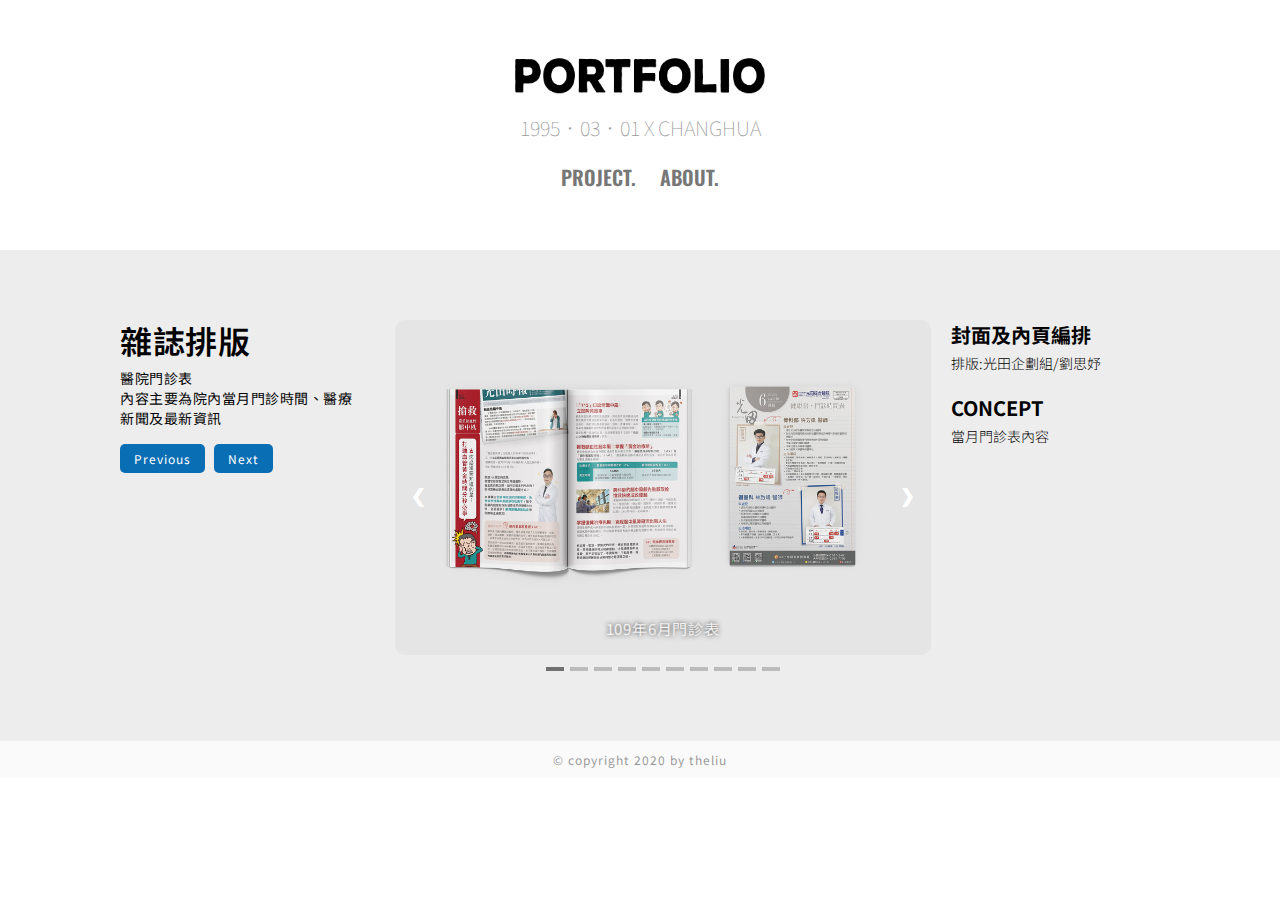
<file: project/project-page06.html>
<!DOCTYPE html>
<html lang="en">
<head>
    <meta charset="UTF-8">
    <meta name="viewport" content="width=device-width, initial-scale=1.0">
    <meta name="format-detection" content="telephone=no">
    <meta name="format-detection" content="email=no">
    <title>The Liu-PRO06</title>
    <!-- icon -->
    <link rel="apple-touch-icon" href="/img/home_pic/theliu-icon.png">
    <link rel="icon" sizes="192x192" href="/img/home_pic/theliu-icon.png">
    <!-- stylesheet -->
    <link rel="stylesheet" href="/css/style_sild.css"  media="all">
</head>
<body>
    
<div class="content">
    <div class="top">
      <div class="top-container">
        <a class="home" href="#">
          <img src="/img/home_pic/topicon-01.png" alt="me"/>
        </a>
        <div class="title"> 
          <h4>1995．03．01 X CHANGHUA  </h4>
        </div>
        <nav>
            <a class="nav-link pro" href="/index.html">PROJECT.</a>
            <a class="nav-link about" href="/home/about.html">ABOUT.</a>
        </nav>
      </div>
    </div>
    <div class="portfolio">
      <div class="port-main">
        <div class="port-wrap">
          <div class="txt">
            <div class="txttitle">
              <h2>雜誌排版</h2>
              <p>
                醫院門診表 <br/>內容主要為院內當月門診時間、醫療新聞及最新資訊</p>
            </div>
            <a class="btn" href="/project/project-page05.html">Previous</a>
            <a class="btn" href="/project/project-page07.html">Next</a>
          </div>
          <div class="pic">
            <div class="work-item">
              <div class="item wpic"> 
                <div class="photo">
                  <!-- 相片輪播 -->
                  <div class="slideshow-container">
                    <div class="mySlides">
                      <div class="numbertext">1 / 10</div>
                      <img src="/img/page06/10906.jpg" style="width:100%">
                      <div class="text">109年6月門診表</div>
                    </div>
                    <div class="mySlides">
                      <div class="numbertext">2 / 10</div>
                      <img src="/img/page06/10905-1.jpg" style="width:100%">
                      <div class="text">109年5月門診表</div>
                    </div>
                    <div class="mySlides">
                      <div class="numbertext">3 / 10</div>
                      <img src="/img/page06/10903.jpg" style="width:100%">
                      <div class="text">109年3月門診表</div>
                    </div>
                      <div class="mySlides">
                      <div class="numbertext">4/ 10</div>
                      <img src="/img/page06/10811.jpg" style="width:100%">
                      <div class="text">108年11月門診表</div>
                    </div>
                    <div class="mySlides">
                      <div class="numbertext">5/ 10</div>
                      <img src="/img/page06/10810+12.jpg" style="width:100%">
                      <div class="text">108年10月門診表</div>
                    </div>
                    <div class="mySlides">
                      <div class="numbertext">6/ 10</div>
                      <img src="/img/page06/10806+8.jpg" style="width:100%">
                      <div class="text">108年6月門診表</div>
                    </div>
                    <div class="mySlides">
                      <div class="numbertext">7/ 10</div>
                      <img src="/img/page06/10805.jpg" style="width:100%">
                      <div class="text">108年5月門診表</div>
                    </div>
                    <div class="mySlides">
                      <div class="numbertext">8/ 10</div>
                      <img src="/img/page06/10804.jpg" style="width:100%">
                      <div class="text">108年4月門診表</div>
                    </div>
                    <div class="mySlides">
                      <div class="numbertext">9/ 10</div>
                      <img src="/img/page06/10801.jpg" style="width:100%">
                      <div class="text">108年1月門診表</div>
                    </div>
                    <div class="mySlides">
                      <div class="numbertext">10/ 10</div>
                      <img src="/img/page06/10710.jpg" style="width:100%">
                      <div class="text">107年10月門診表</div>
                    </div>
                    <!-- Next and previous buttons -->
                    <a class="prev" onclick="plusSlides(-1)">&#10094;</a>
                    <a class="next" onclick="plusSlides(1)">&#10095;</a>
                  </div>
                  <div style="text-align:center">
                    <span class="dot" onclick="currentSlide(1)"></span>
                    <span class="dot" onclick="currentSlide(2)"></span>
                    <span class="dot" onclick="currentSlide(3)"></span>
                    <span class="dot" onclick="currentSlide(4)"></span>
                    <span class="dot" onclick="currentSlide(5)"></span>
                    <span class="dot" onclick="currentSlide(6)"></span>
                    <span class="dot" onclick="currentSlide(7)"></span>
                    <span class="dot" onclick="currentSlide(8)"></span>
                    <span class="dot" onclick="currentSlide(9)"></span>
                    <span class="dot" onclick="currentSlide(10)"></span>
                  </div>
                </div>
              </div>
              <div class="item wtxt">
                <div class="txtmain">
                  <h3>封面及內頁編排</h3>
                  <p>排版:光田企劃組/劉思妤</p>
                </div>
                <div class="txtmain">
                  <h3>CONCEPT</h3>
                  <p>當月門診表內容</p>
                </div>
              </div>
            </div>
          </div>
        </div>
      </div>
    </div>
    <footer class="footer">
      <p class="copyright">&copy; copyright 2020 by theliu</p>
    </footer>
  </div>
  <!-- js -->
  <script>
    var slideIndex = 1;
    showSlides(slideIndex);
    // Next/previous controls
    function plusSlides(n) {
      showSlides(slideIndex += n);
    }
    // Thumbnail image controls
    function currentSlide(n) {
      showSlides(slideIndex = n);
    }

    function showSlides(n) {
      var slides = document.getElementsByClassName("mySlides");
      var dots = document.getElementsByClassName("dot");
      if (n > slides.length) {slideIndex = 1}
      if (n < 1) {slideIndex = slides.length}
      for (i = 0; i < slides.length; i++) {
          slides[i].style.display = "none";
      }
      for (i = 0; i < dots.length; i++) {
          dots[i].className = dots[i].className.replace(" active", "");
      }
      slides[slideIndex-1].style.display = "block";
      dots[slideIndex-1].className += " active";
    }
  </script>
</body>
</html>
</file>
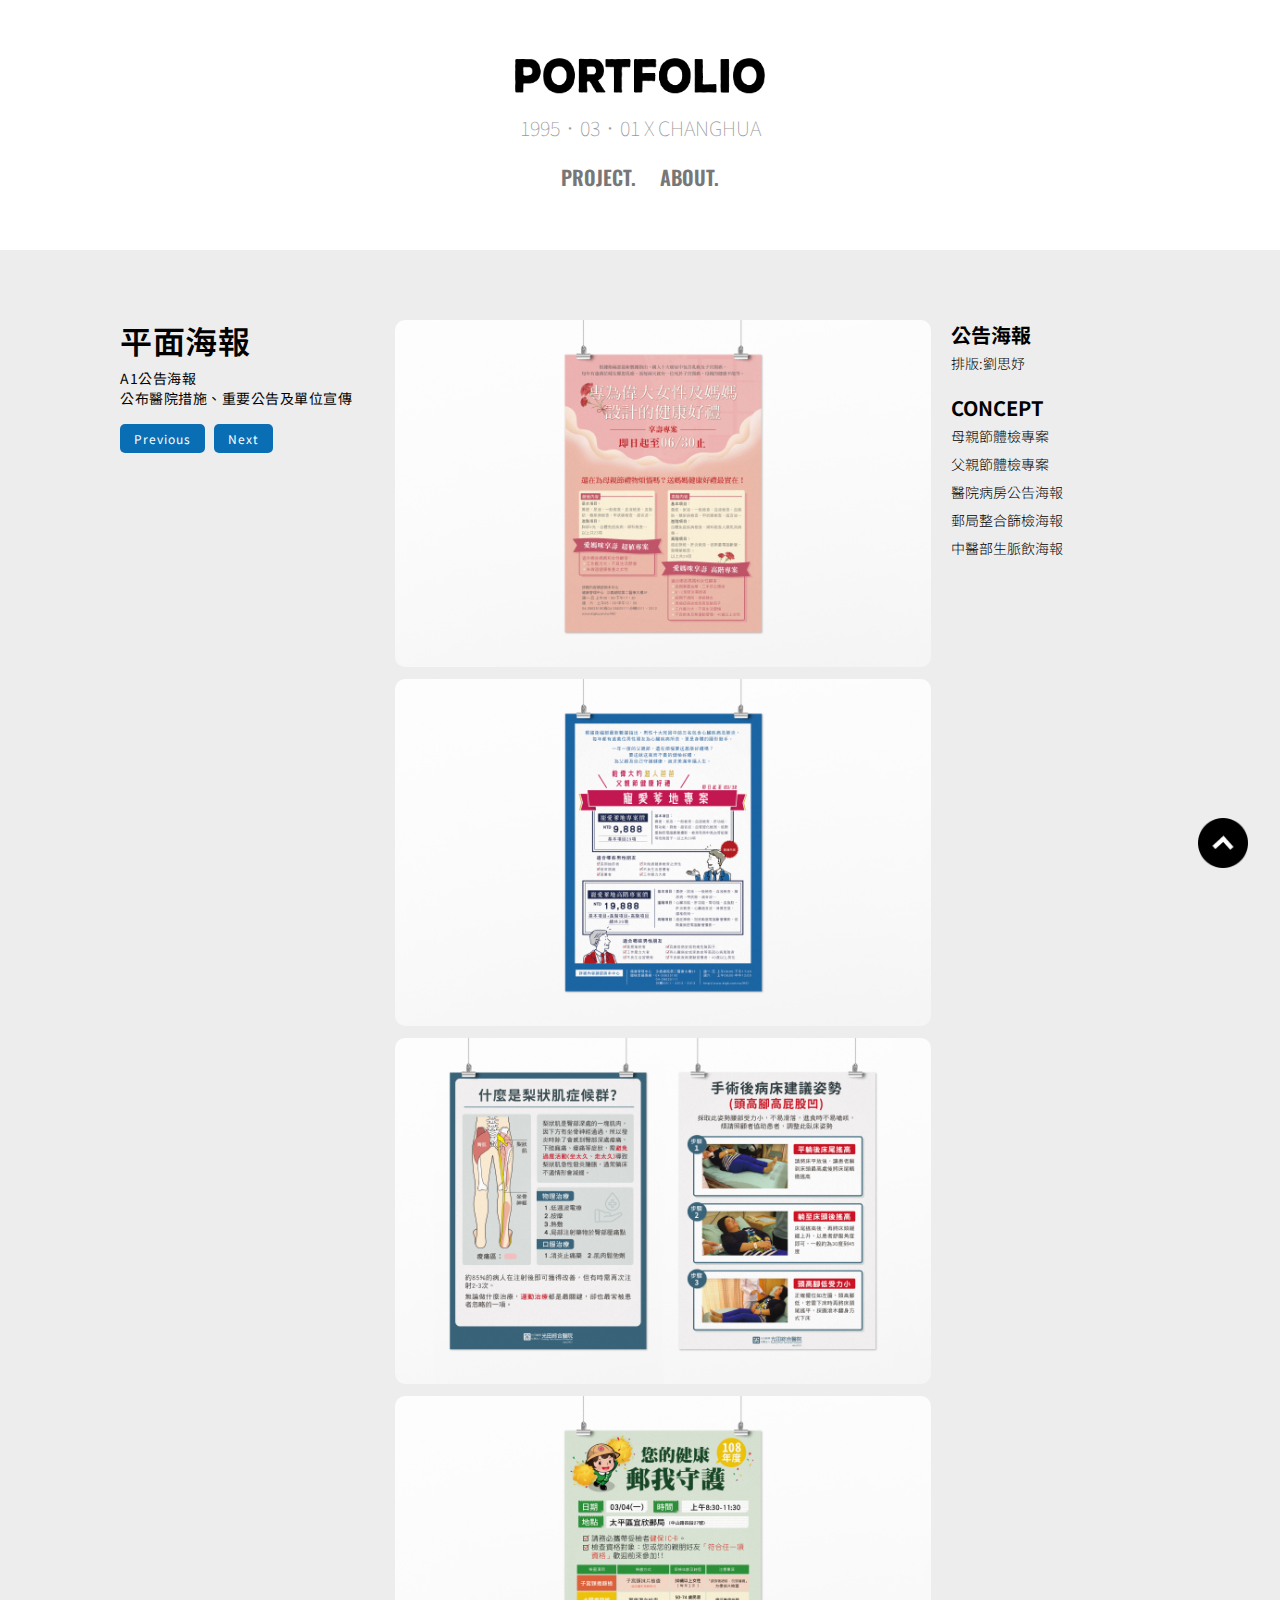
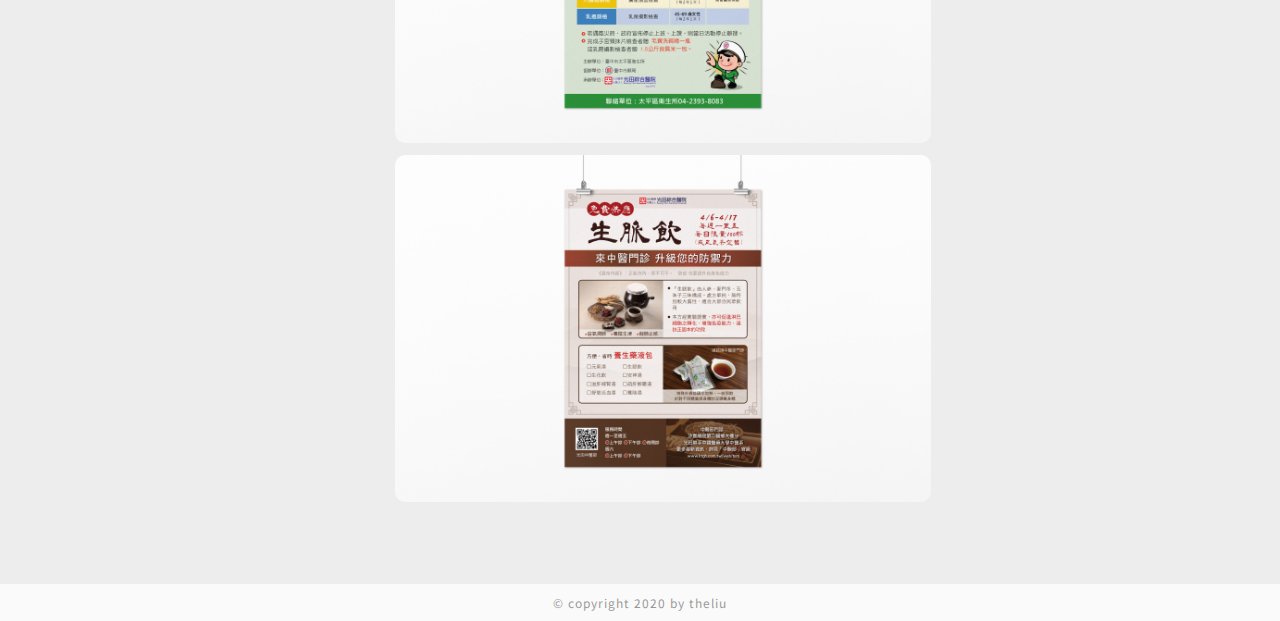
<file: project/project-page07.html>
<!DOCTYPE html>
<html lang="en">
<head>
    <meta charset="UTF-8">
    <meta name="viewport" content="width=device-width, initial-scale=1.0">
    <meta name="format-detection" content="telephone=no">
    <meta name="format-detection" content="email=no">
    <title>The Liu-PRO07</title>
    <!-- icon -->
    <link rel="apple-touch-icon" href="/img/home_pic/theliu-icon.png">
    <link rel="icon" sizes="192x192" href="/img/home_pic/theliu-icon.png">
    <!-- stylesheet -->
    <link rel="stylesheet" href="/css/style.css"  media="all">
</head>
<body>
    
  <div class="content">
      <div class="top">
        <div class="top-container">
          <a class="home" href="#">
            <img src="/img/home_pic/topicon-01.png" alt="me"/>
          </a>
          <div class="title"> 
            <h4>1995．03．01 X CHANGHUA  </h4>
          </div>
          <nav>
              <a class="nav-link pro" href="/index.html">PROJECT.</a>
              <a class="nav-link about" href="/home/about.html">ABOUT.</a>
          </nav>
        </div>
      </div>
      <div class="portfolio">
        <div class="port-main">
          <div class="port-wrap">
            <div class="txt">
              <div class="txttitle">
                <h2>平面海報</h2>
                <p>
                  A1公告海報 <br/>公布醫院措施、重要公告及單位宣傳</p>
              </div>
              <a class="btn" href="/project/project-page06.html">Previous</a>
              <a class="btn" href="/project/project-page08.html">Next</a>
            </div>
            <div class="pic">
              <div class="work-item">
                <div class="item wpic"> 
                  <div class="photo"><img src="/img/page07/pos母親節.jpg" ></div>
                  <div class="photo"><img src="/img/page07/pos父親節.jpg" ></div>
                  <div class="photo"><img src="/img/page07/pos病房.jpg" ></div>
                  <div class="photo"><img src="/img/page07/pos工服室.jpg" ></div>
                  <div class="photo"><img src="/img/page07/pos中醫部.jpg" ></div>
                </div>
                <div class="item wtxt">
                  <div class="txtmain">
                    <h3>公告海報</h3>
                    <p>排版:劉思妤</p>
                  </div>
                  <div class="txtmain">
                    <h3>CONCEPT</h3>
                    <p>母親節體檢專案</p>
                    <p>父親節體檢專案</p>
                    <p>醫院病房公告海報</p>
                    <p>郵局整合篩檢海報</p>
                    <p>中醫部生脈飲海報</p>
                </div>
                </div>
              </div>
            </div>
          </div>
        </div>
      </div>
    
    <footer class="footer">
      <p class="copyright">&copy; copyright 2020 by theliu</p>
    </footer>
    <a class="top-btn" href="#top"></a>
  </div>
</body>
</html>
</file>
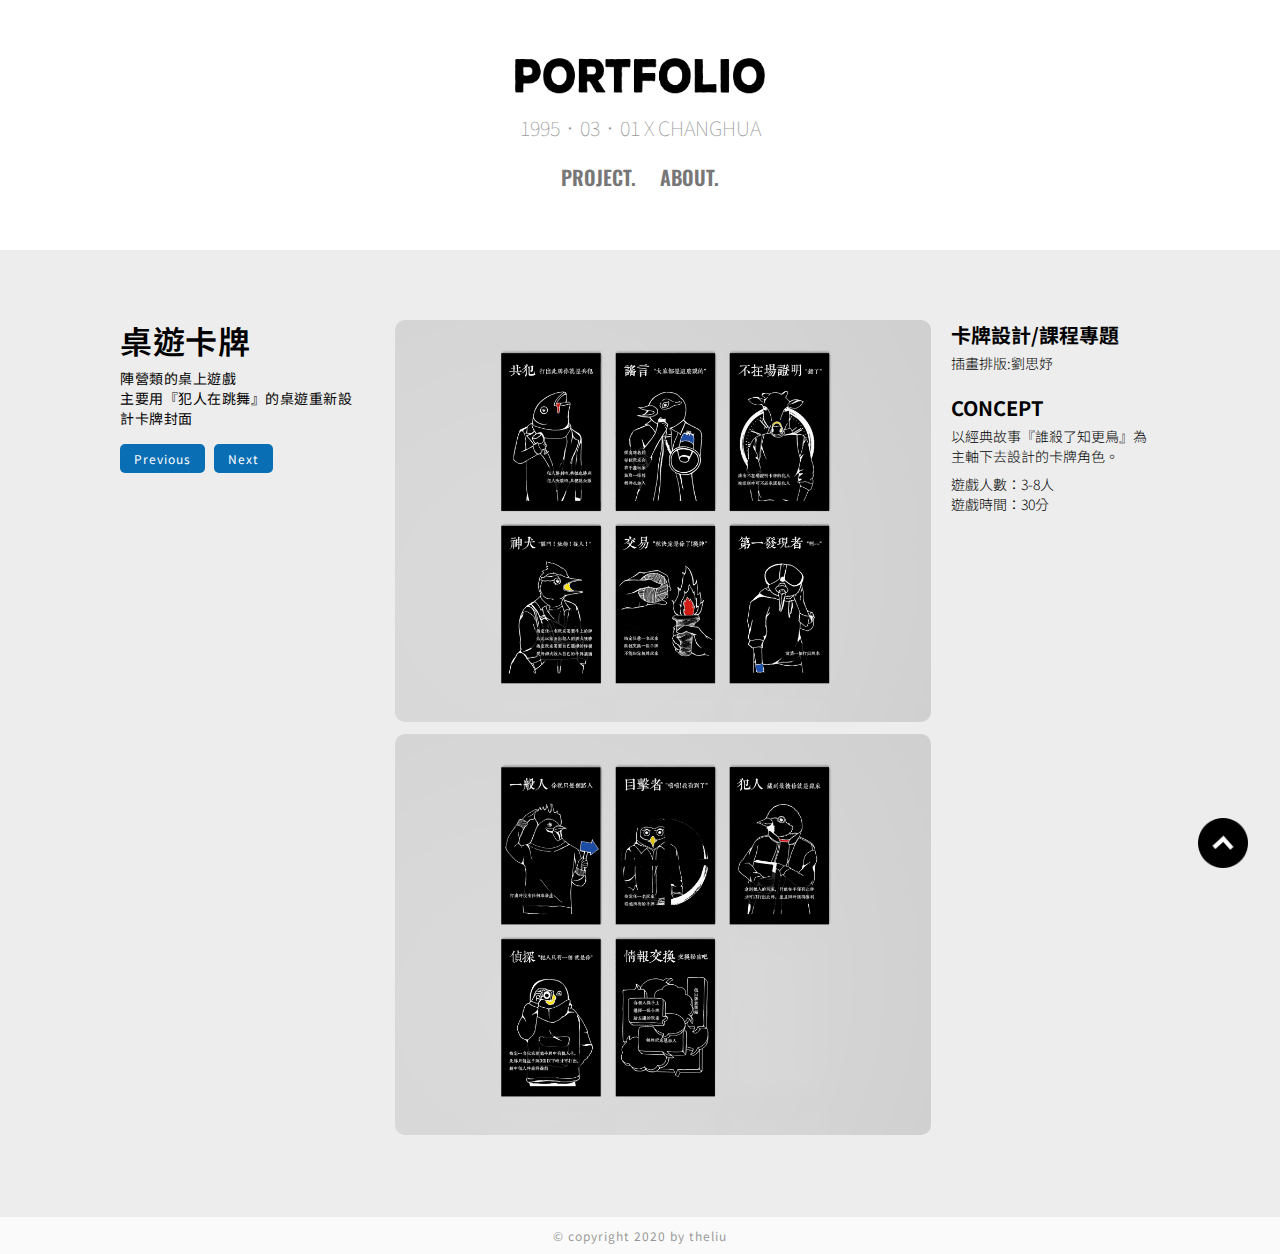
<file: project/project-page08.html>
<!DOCTYPE html>
<html lang="en">
<head>
    <meta charset="UTF-8">
    <meta name="viewport" content="width=device-width, initial-scale=1.0">
    <meta name="format-detection" content="telephone=no">
    <meta name="format-detection" content="email=no">
    <title>The Liu-PRO08</title>
    <!-- icon -->
    <link rel="apple-touch-icon" href="/img/home_pic/theliu-icon.png">
    <link rel="icon" sizes="192x192" href="/img/home_pic/theliu-icon.png">
    <!-- stylesheet -->
    <link rel="stylesheet" href="/css/style.css"  media="all">
</head>
<body>
    
<div class="content">
    <div class="top">
      <div class="top-container">
        <a class="home" href="#">
          <img src="/img/home_pic/topicon-01.png" alt="me"/>
        </a>
        <div class="title"> 
          <h4>1995．03．01 X CHANGHUA  </h4>
        </div>
        <nav>
          <a class="nav-link pro" href="/index.html">PROJECT.</a>
          <a class="nav-link about" href="/home/about.html">ABOUT.</a>
        </nav>
      </div>
    </div>
    <div class="portfolio">
      <div class="port-main">
        <div class="port-wrap">
          <div class="txt">
            <div class="txttitle">
              <h2>桌遊卡牌 </h2>
              <p>
                陣營類的桌上遊戲<br>
                主要用『犯人在跳舞』的桌遊重新設計卡牌封面
              </p>
            </div>
            <a class="btn" href="/project/project-page07.html">Previous</a>
            <a class="btn" href="/project/project-page09.html">Next</a>
          </div>
          <div class="pic">
            <div class="work-item">
              <div class="item wpic"> 
                <div class="photo"><img src="/img/page08/c01.jpg" alt=""/></div>
                <div class="photo"><img src="/img/page08/c02.jpg" alt=""/></div>
              </div>
              <div class="item wtxt">
                <div class="txtmain">
                  <h3>卡牌設計/課程專題</h3>
                  <p>插畫排版:劉思妤</p>
                </div>
                <div class="txtmain">
                  <h3>CONCEPT</h3>
                  <p>以經典故事『誰殺了知更鳥』為主軸下去設計的卡牌角色。</p>
                  <p>
                    遊戲人數：3-8人 <br>
                    遊戲時間：30分
                  </p>
                </div>
              </div>
            </div>
          </div>
        </div>
      </div>
    </div>
    <footer class="footer">
      <p class="copyright">&copy; copyright 2020 by theliu</p>
    </footer>
    <a class="top-btn" href="#top"></a>
  </div>
</body>
</html>
</file>
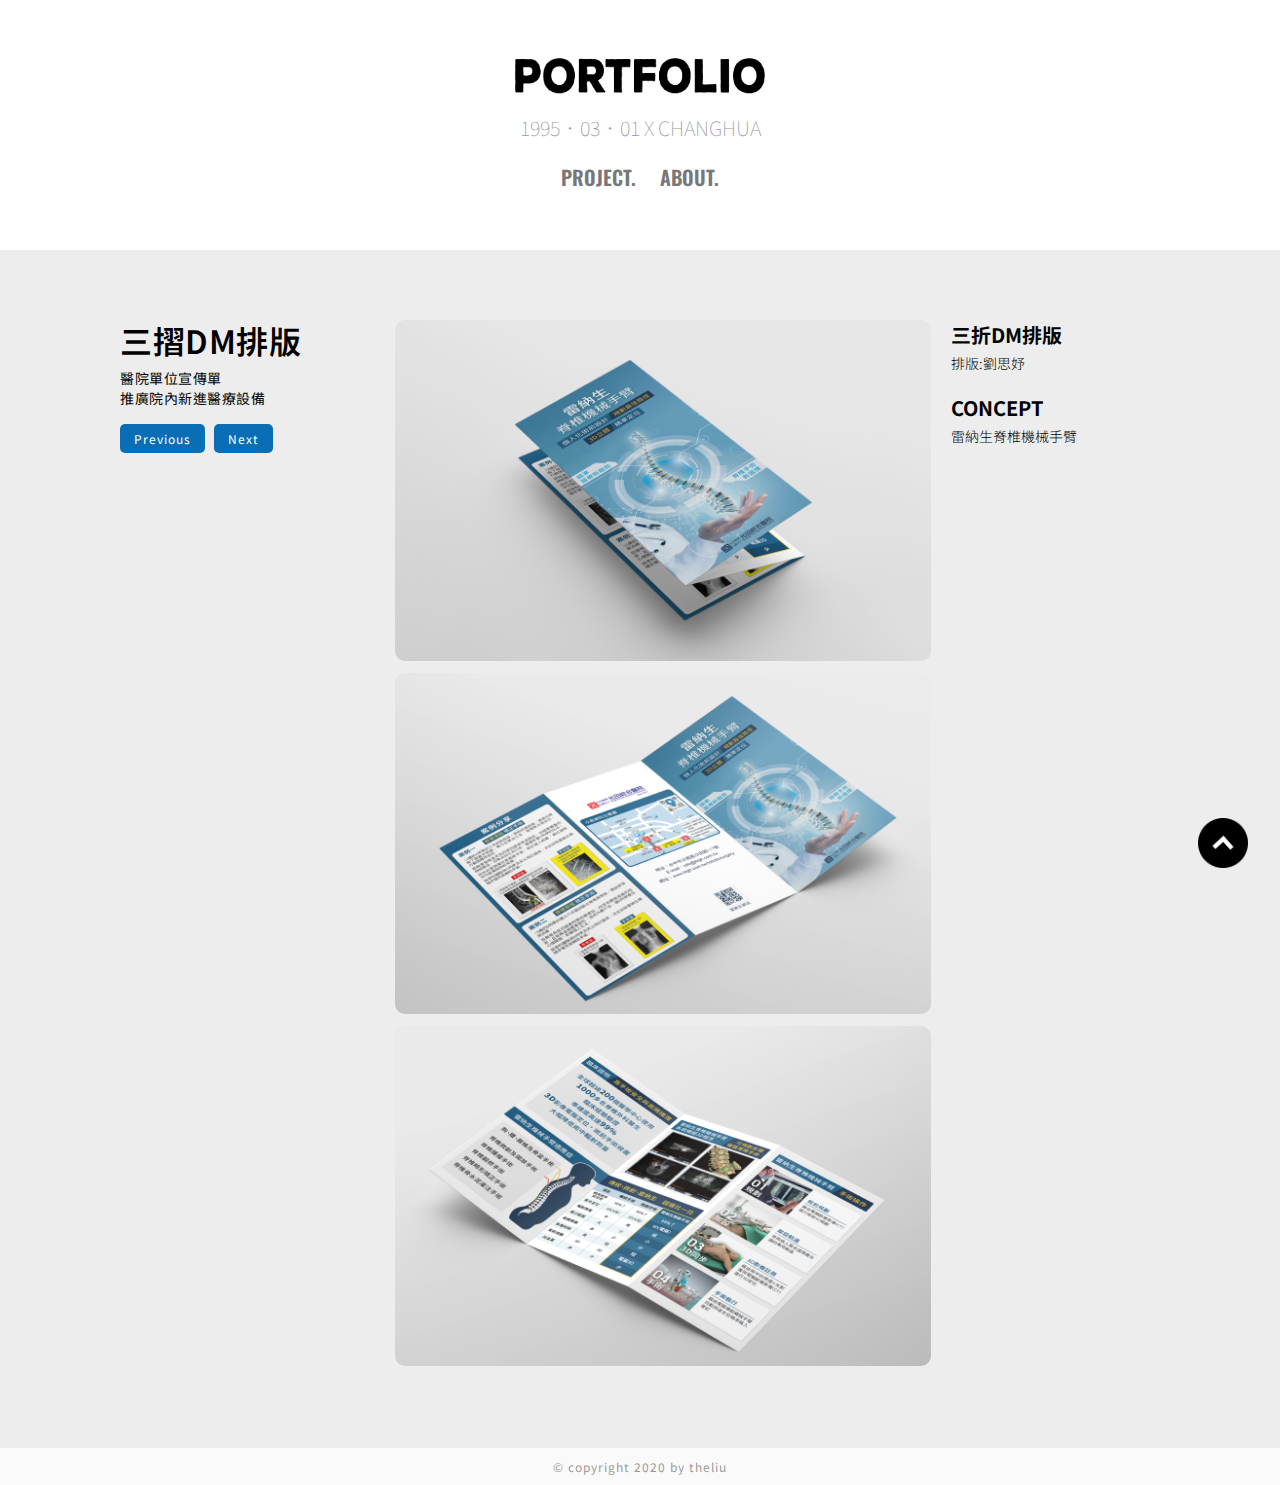
<file: project/project-page09.html>
<!DOCTYPE html>
<html lang="en">
<head>
    <meta charset="UTF-8">
    <meta name="viewport" content="width=device-width, initial-scale=1.0">
    <meta name="format-detection" content="telephone=no">
    <meta name="format-detection" content="email=no">
    <title>The Liu-PRO09</title>
    <!-- icon -->
    <link rel="apple-touch-icon" href="/img/home_pic/theliu-icon.png">
    <link rel="icon" sizes="192x192" href="/img/home_pic/theliu-icon.png">
    <!-- stylesheet -->
    <link rel="stylesheet" href="/css/style.css"  media="all">
</head>
<body>
    
  <div class="content">
    <div class="top">
      <div class="top-container">
        <a class="home" href="#">
          <img src="/img/home_pic/topicon-01.png" alt="me"/>
        </a>
        <div class="title"> 
          <h4>1995．03．01 X CHANGHUA  </h4>
        </div>
        <nav>
          <a class="nav-link pro" href="/index.html">PROJECT.</a>
          <a class="nav-link about" href="/home/about.html">ABOUT.</a>
        </nav>
      </div>
    </div>
    <div class="portfolio">
      <div class="port-main">
        <div class="port-wrap">
          <div class="txt">
            <div class="txttitle">
              <h2>三摺DM排版 </h2>
              <p>
                 醫院單位宣傳單 <br/>推廣院內新進醫療設備</p>
            </div>
            <a class="btn" href="/project/project-page08.html">Previous</a>
            <a class="btn" href="/project/project-page10.html">Next</a>
          </div>
          <div class="pic">
            <div class="work-item">
              <div class="item wpic"> 
                <div class="photo"><img src="/img/page09/3Flyer01.jpg" alt="三摺DM"/></div>
                <div class="photo"><img src="/img/page09/3Flyer02.jpg" alt="三摺DM"/></div>
                <div class="photo"><img src="/img/page09/3Flyer03.jpg" alt="三摺DM"/></div>
              </div>
              <div class="item wtxt">
                <div class="txtmain">
                  <h3>三折DM排版</h3>
                  <p>排版:劉思妤</p>
                </div>
                <div class="txtmain">
                  <h3>CONCEPT</h3>
                  <p>雷納生脊椎機械手臂   </p>
                </div>
              </div>
            </div>
          </div>
        </div>
      </div>
    </div>
    <footer class="footer">
      <p class="copyright">&copy; copyright 2020 by theliu</p>
    </footer>
    <a class="top-btn" href="#top"></a>
  </div>
</body>
</html>
</file>
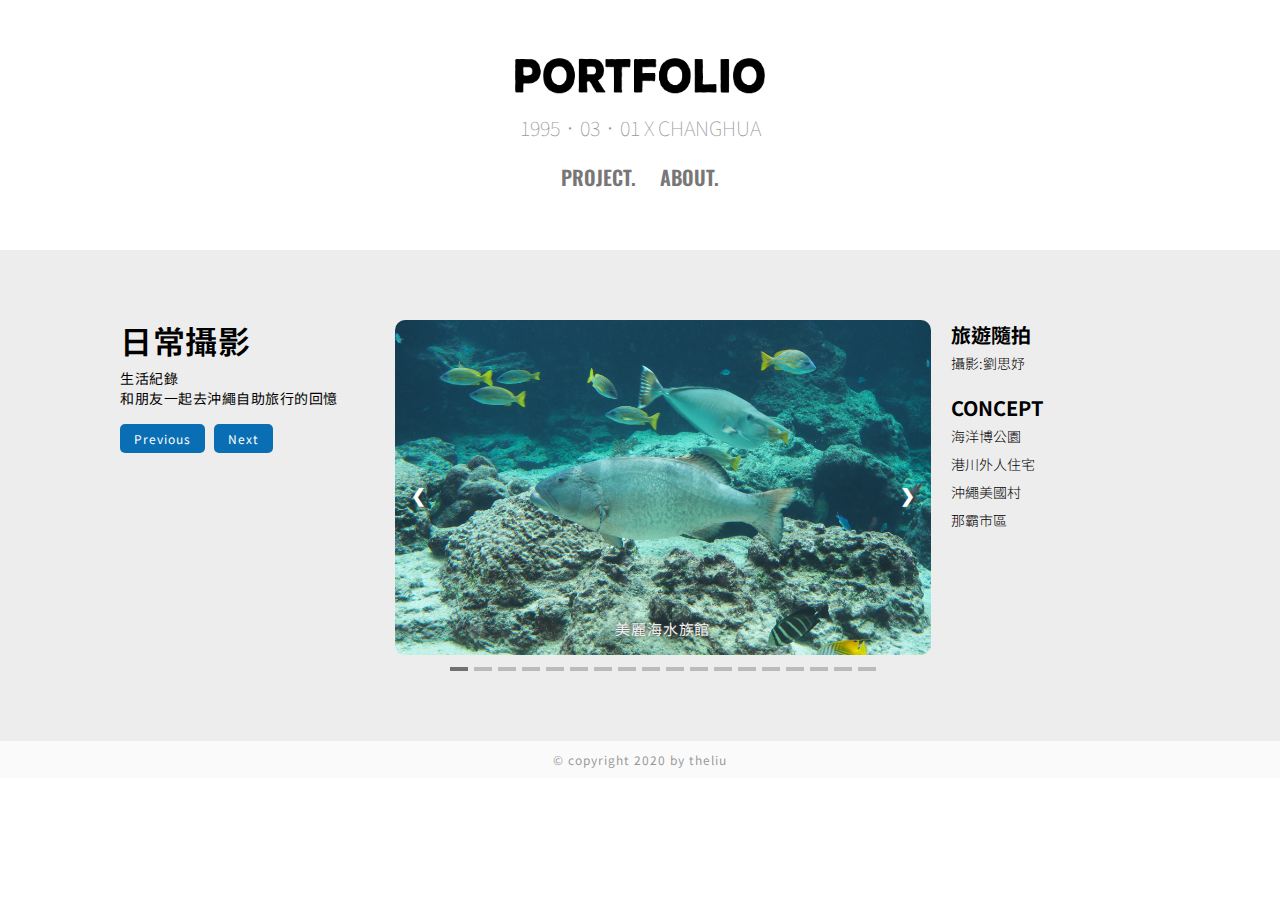
<file: project/project-page12.html>
<!DOCTYPE html>
<html lang="en">
<head>
    <meta charset="UTF-8">
    <meta name="viewport" content="width=device-width, initial-scale=1.0">
    <meta name="format-detection" content="telephone=no">
    <meta name="format-detection" content="email=no">
    <title>The Liu-PRO12</title>
    <!-- icon -->
    <link rel="apple-touch-icon" href="/img/home_pic/theliu-icon.png">
    <link rel="icon" sizes="192x192" href="/img/home_pic/theliu-icon.png">
    <!-- stylesheet -->
    <link rel="stylesheet" href="/css/style_sild.css"  media="all">
</head>
<body>
    
<div class="content">
    <div class="top">
      <div class="top-container">
        <a class="home" href="#">
          <img src="/img/home_pic/topicon-01.png" alt="me"/>
        </a>
        <div class="title"> 
          <h4>1995．03．01 X CHANGHUA  </h4>
        </div>
        <nav>
            <a class="nav-link pro" href="/index.html">PROJECT.</a>
            <a class="nav-link about" href="/home/about.html">ABOUT.</a>
        </nav>
      </div>
    </div>
    <div class="portfolio">
      <div class="port-main">
        <div class="port-wrap">
          <div class="txt">
            <div class="txttitle">
              <h2>日常攝影</h2>
              <p>
                生活紀錄 <br/>和朋友一起去沖繩自助旅行的回憶</p>
            </div>
            <a class="btn" href="/project/project-page11.html">Previous</a>
            <a class="btn" href="/project/project-page01.html">Next</a>
          </div>
          <div class="pic">
            <div class="work-item">
              <div class="item wpic">
                <div class="photo">
                  <!-- 相片輪播 -->
                  <div class="slideshow-container">
                    <div class="mySlides">
                      <div class="numbertext">1 / 18</div>
                      <img src="/img/page12/photo (1).JPG" style="width:100%">
                      <div class="text">美麗海水族館</div>
                    </div>
                    <div class="mySlides">
                      <div class="numbertext">2 / 18</div>
                      <img src="/img/page12/photo (2).JPG" style="width:100%">
                      <div class="text">美麗海水族館</div>
                    </div>
                    <div class="mySlides">
                      <div class="numbertext">3 / 18</div>
                      <img src="/img/page12/photo (3).JPG" style="width:100%">
                      <div class="text">美麗海水族館</div>
                    </div>
                      <div class="mySlides">
                      <div class="numbertext">4/ 18</div>
                      <img src="/img/page12/photo (4).JPG" style="width:100%">
                      <div class="text">美麗海水族館</div>
                    </div>
                    <div class="mySlides">
                      <div class="numbertext">5/ 18</div>
                      <img src="/img/page12/photo (5).JPG" style="width:100%">
                      <div class="text">海洋博公園</div>
                    </div>
                    <div class="mySlides">
                      <div class="numbertext">6/ 18</div>
                      <img src="/img/page12/photo (6).JPG" style="width:100%">
                      <div class="text">沖繩鄉土村</div>
                    </div>
                    <div class="mySlides">
                      <div class="numbertext">7/ 18</div>
                      <img src="/img/page12/photo (7).JPG" style="width:100%">
                      <div class="text">萬座毛</div>
                    </div>
                    <div class="mySlides">
                      <div class="numbertext">8/ 18</div>
                      <img src="/img/page12/photo (8).JPG" style="width:100%">
                      <div class="text">泊高橋</div>
                    </div>
                    <div class="mySlides">
                      <div class="numbertext">9/ 18</div>
                      <img src="/img/page12/photo (9).JPG" style="width:100%">
                      <div class="text">泊高橋</div>
                    </div>
                    <div class="mySlides">
                      <div class="numbertext">10/ 18</div>
                      <img src="/img/page12/photo (10).JPG" style="width:100%">
                      <div class="text">那霸街道</div>
                    </div>
                    <div class="mySlides">
                      <div class="numbertext">11/ 18</div>
                      <img src="/img/page12/photo (11).JPG" style="width:100%">
                      <div class="text">港川外人住宅</div>
                    </div>
                    <div class="mySlides">
                      <div class="numbertext">12/ 18</div>
                      <img src="/img/page12/photo (12).JPG" style="width:100%">
                      <div class="text">港川外人住宅</div>
                    </div>
                    <div class="mySlides">
                      <div class="numbertext">13/ 18</div>
                      <img src="/img/page12/photo (13).JPG" style="width:100%">
                      <div class="text">沖繩美國村</div>
                    </div>
                      <div class="mySlides">
                      <div class="numbertext">14/ 18</div>
                      <img src="/img/page12/photo (14).JPG" style="width:100%">
                      <div class="text">沖繩美國村</div>
                    </div>
                    <div class="mySlides">
                      <div class="numbertext">15/ 18</div>
                      <img src="/img/page12/photo (15).JPG" style="width:100%">
                      <div class="text">沖繩美國村</div>
                    </div>
                    <div class="mySlides">
                      <div class="numbertext">16/ 18</div>
                      <img src="/img/page12/photo (16).JPG" style="width:100%">
                      <div class="text">沖繩美國村</div>
                    </div>
                    <div class="mySlides">
                      <div class="numbertext">17/ 18</div>
                      <img src="/img/page12/photo (17).JPG" style="width:100%">
                      <div class="text">沖繩世界文化王國</div>
                    </div>
                    <div class="mySlides">
                      <div class="numbertext">18/ 18</div>
                      <img src="/img/page12/photo (18).JPG" style="width:100%">
                      <div class="text">國際通</div>
                    </div>
                    <!-- Next and previous buttons -->
                    <a class="prev" onclick="plusSlides(-1)">&#10094;</a>
                    <a class="next" onclick="plusSlides(1)">&#10095;</a>
                  </div>
                  <div style="text-align:center">
                    <span class="dot" onclick="currentSlide(1)"></span>
                    <span class="dot" onclick="currentSlide(2)"></span>
                    <span class="dot" onclick="currentSlide(3)"></span>
                    <span class="dot" onclick="currentSlide(4)"></span>
                    <span class="dot" onclick="currentSlide(5)"></span>
                    <span class="dot" onclick="currentSlide(6)"></span>
                    <span class="dot" onclick="currentSlide(7)"></span>
                    <span class="dot" onclick="currentSlide(8)"></span>
                    <span class="dot" onclick="currentSlide(9)"></span>
                    <span class="dot" onclick="currentSlide(10)"></span>
                    <span class="dot" onclick="currentSlide(11)"></span>
                    <span class="dot" onclick="currentSlide(12)"></span>
                    <span class="dot" onclick="currentSlide(13)"></span>
                    <span class="dot" onclick="currentSlide(14)"></span>
                    <span class="dot" onclick="currentSlide(15)"></span>
                    <span class="dot" onclick="currentSlide(16)"></span>
                    <span class="dot" onclick="currentSlide(17)"></span>
                    <span class="dot" onclick="currentSlide(18)"></span>
                  </div>
                </div>
              </div>
              <div class="item wtxt">
                <div class="txtmain">
                  <h3>旅遊隨拍</h3>
                  <p>攝影:劉思妤</p>
                </div>
                <div class="txtmain">
                  <h3>CONCEPT</h3>
                  <p>海洋博公園</p>
                  <p>港川外人住宅</p>
                  <p>沖繩美國村</p>
                  <p>那霸市區</p>
                </div>
              </div>
            </div>
          </div>
        </div>
      </div>
    </div>
    <footer class="footer">
      <p class="copyright">&copy; copyright 2020 by theliu</p>
    </footer>
  </div>
  <!-- js -->
  <script>
    var slideIndex = 1;
    showSlides(slideIndex);
    // Next/previous controls
    function plusSlides(n) {
      showSlides(slideIndex += n);
    }
    // Thumbnail image controls
    function currentSlide(n) {
      showSlides(slideIndex = n);
    }

    function showSlides(n) {
      var slides = document.getElementsByClassName("mySlides");
      var dots = document.getElementsByClassName("dot");
      if (n > slides.length) {slideIndex = 1}
      if (n < 1) {slideIndex = slides.length}
      for (i = 0; i < slides.length; i++) {
          slides[i].style.display = "none";
      }
      for (i = 0; i < dots.length; i++) {
          dots[i].className = dots[i].className.replace(" active", "");
      }
      slides[slideIndex-1].style.display = "block";
      dots[slideIndex-1].className += " active";
    }
  </script>
</body>
</html>
</file>
<file: css/index_style.css>
@import url(https://fonts.googleapis.com/css2?family=Oswald:wght@600&display=swap);
@import url("https://fonts.googleapis.com/css2?family=Noto+Sans+TC:wght@100;300;400;500;700;900&display=swap");
* {
  /* border: solid 1px black; */
  margin: 0;
  padding: 0;
  list-style: none;
  position: relative;
  font-family: Noto Sans TC, serif;
  box-sizing: border-box;
  vertical-align: top;
}

/* top */
.top {
  height: 250px;
}
.top .top-container {
  max-width: 1200px;
  text-align: center;
  position: absolute;
  left: 50%;
  top: 50%;
  transform: translateX(-50%) translateY(-50%);
}
.top .top-container .home img {
  width: 250px;
}
.top .top-container .title {
  margin: 20px 0;
}
.top .top-container .title h4 {
  font-size: 20px;
  font-weight: 100;
  color: #999;
}
.top .top-container nav .nav-link {
  font-family: Oswald;
  font-size: 20px;
  font-weight: 600;
  text-decoration: none;
  display: inline-block;
  margin: 0 10px;
  color: #777;
}
.top .top-container nav .nav-link:hover {
  color: #000;
  transition: 0.5s;
}
.top .top-container nav .pro {
  color: #000;
}

/* profolio */
.portfolio {
  background-color: #ededed;
  padding: 40px 0;
}
.portfolio .port-main {
  text-align: center;
  max-width: 1680px;
  margin: 20px 0;
  left: 50%;
  transform: translateX(-50%);
}
.portfolio .port-main .port-wrap {
  font-size: 0px;
  padding: 10px 90px;
}
.portfolio .port-main .port-wrap .txt {
  width: 30%;
  padding-left: 30px;
  display: inline-block;
  text-align: left;
}
.portfolio .port-main .port-wrap .txt h2,h3 {
  font-family: Oswald, Noto Sans TC;
  font-weight: 600;
  font-size: 32px;
  line-height: 42px;
  margin-bottom: 10px;
}
.portfolio .port-main .port-wrap .txt p {
  font-family: Noto Sans TC, serif;
  font-weight: 300;
  font-size: 14px;
  line-height: 22px;
}
.portfolio .port-main .port-wrap .pic {
  display: inline-block;
  width: 70%;
  max-width: 1200px;
  margin: auto;
  padding: 0 20px;
  font-size: 0;
  text-align: center;
}
.portfolio .port-main .port-wrap .pic .work {
  box-sizing: border-box;
  display: inline-block;
  width: calc((100% - 2%)/3);
}
.portfolio .port-main .port-wrap .pic .work .portbox {
  margin: 0 6px 12px;
  box-sizing: border-box;
  text-align: center;
  border-radius: 10px;
  overflow: hidden;
  box-shadow: #ccc 2px 2px 2.5px;
}
.portfolio .port-main .port-wrap .pic .work .portbox .wpic {
  cursor: pointer;
}
.portfolio .port-main .port-wrap .pic .work .portbox .wpic img:hover {
  opacity: 0.8;
  /* transform:scale(1.25);
  transition: 0.5s; */
}
.portfolio .port-main .port-wrap .pic .work .portbox .wpic img {
  width: 100%;
}
.portfolio .port-main .port-wrap .pic .work .portbox .wtxt {
  padding: 10% 0;
  background: #fff;
}
.portfolio .port-main .port-wrap .pic .work .portbox .wtxt h4 {
  font-size: 17px;
  margin-bottom: 5px;
}
.portfolio .port-main .port-wrap .pic .work .portbox .wtxt p {
  font-size: 12px;
  font-weight: 100;
}
/* 小螢幕 */
@media screen and (max-width: 1000px){
  .portfolio .port-main .port-wrap {
    padding: 10px 10%;
  } 
  .portfolio .port-main .port-wrap .txt {
    width: 100%;
    margin-bottom: 20px;
    padding: 0;
  } 
  .portfolio .port-main .port-wrap .pic {
    width: 100%;
    padding: 0;
  } 
  .portfolio .port-main .port-wrap .pic .work{
    width: 100%;
  } 
  .portfolio .port-main .port-wrap .pic .work .portbox {
    margin: 0 0 4%;
  }
  .portfolio .port-main .port-wrap .pic .work .portbox .wtxt {
    padding: 5% 0;
  }
}

/* fotter */
.footer {
  background-color: #fafafa;
}
.footer p {
  font-size: 12px;
  letter-spacing: 1px;
  font-weight: thin;
  color: rgba(51, 51, 51, 0.5);
  text-align: center;
  padding: 10px 0;
}

/* top-btn */
.top-btn {
  position: fixed;
  bottom: 2em;
  right: 2em;
  height: 50px;
  width: 50px;
  z-index: 50;
  background: url(/img/home_pic/top-btn.png);
  background-size: contain;
}
</file>
<file: css/about_style.css>
@import url(https://fonts.googleapis.com/css2?family=Oswald:wght@600&display=swap);
@import url("https://fonts.googleapis.com/css2?family=Noto+Sans+TC:wght@100;300;400;500;700;900&display=swap");
* {
  /* border: solid 1px black; */
  margin: 0;
  padding: 0;
  list-style: none;
  position: relative;
  font-family: Noto Sans TC, serif;
  box-sizing: border-box;
  vertical-align: top;
}

/* top */
.top {
  height: 250px;
  background-color: #fff;
}
.top .top-container {
  max-width: 1200px;
  text-align: center;
  position: absolute;
  left: 50%;
  top: 50%;
  transform: translateX(-50%) translateY(-50%);
}
.top .top-container .home img {
  width: 250px;
}
.top .top-container .title {
  margin: 20px 0;
}
.top .top-container .title h4 {
  font-size: 20px;
  font-weight: 100;
  color: #888;
}
.top .top-container nav .nav-link {
  font-family: Oswald;
  font-size: 20px;
  font-weight: 600;
  text-decoration: none;
  display: inline-block;
  margin: 0 10px;
  color: #777;
}
.top .top-container nav .nav-link:hover {
  color: #000;
  transition: 0.5s;
}
.top .top-container nav .about {
  color: #000;
}

/* profolio */
.portfolio {
  background-color: #ededed;
  padding: 40px 0;
}
.portfolio .port-main {
  text-align: center;
  max-width: 1680px;
  margin: 20px 0;
  left: 50%;
  transform: translateX(-50%);
}
.portfolio .port-main .port-wrap {
  font-size: 0px;
  padding: 10px 90px;
}
.portfolio .port-main .port-wrap .txt {
  width: 35%;
  padding-left: 20px;
  display: inline-block;
  text-align: left;
}
.portfolio .port-main .port-wrap .txt h2 {
  color: #281d19;
  font-family: Oswald, Noto Sans TC;
  font-weight: 600;
  font-size: 34px;
  line-height: 42px;
  margin-bottom: 10px;
}
.portfolio .port-main .port-wrap .txt p {
  font-family: Noto Sans TC, serif;
  font-weight: 300;
  font-size: 14px;
  line-height: 22px;
}
.portfolio .port-main .port-wrap .txt .icon{
  /* display: inline-block; */
  margin-top: 15px;
}
.portfolio .port-main .port-wrap .txt .icon .adicon{
  display: inline-block;
  box-sizing: border-box;
  font-size: 22px;
  text-align: center;
  margin-right: 10px;
  width: 40px;
  height: 40px;
  border-radius: 5px;
}
.portfolio .port-main .port-wrap .txt .icon .ps{
  background-color: rgb(25, 24, 45);
  color: rgb(55, 197, 239);
  border: solid 3px rgb(55, 197, 239);
}
.portfolio .port-main .port-wrap .txt .icon .ai{
  background-color: rgb(49, 23, 13);
  color: rgb(244, 127, 32);
  border: solid 3px rgb(244, 127, 32);
}
.portfolio .port-main .port-wrap .txt .icon .id{
  background-color: rgb(53, 16, 33);
  color: rgb(231, 86, 164);
  border: solid 3px rgb(231, 86, 164);
}
.portfolio .port-main .port-wrap .txt .icon .ae{
  background-color: rgb(33, 24, 71);
  color: rgb(218, 148, 248);
  border: solid 3px rgb(218, 148, 248);
}


.portfolio .port-main .port-wrap .pic {
  display: inline-block;
  width: 65%;
  max-width: 1200px;
  /* margin: auto; */
  padding: 0 30px;
  font-size: 0;
}
.intr{
  width: 100%;
  padding: 0;
  border-radius: 10px;
  overflow: hidden;
  box-shadow: 2px 2px 2.5px #ccc ;
  background-color: #fff;
  text-align: left;
  background-image: url(/img/about_pic/labs_bg.png);
}
.intr .me{
  display: inline-block;
}
.intr .me img{
  width: 100%;
  box-shadow: 2px 2px 3px rgba( 204, 204, 204, 0.5) ;
}
.intr .mpho{
  width: 60%;
  left: 0;
}
.intr .mtxt{
  width: 40%;
  padding: 20px
}
.intr .mtxt p{
  font-size: 14px;
  font-weight: 300;
  line-height: 20px;
  margin-bottom: 3%;
}
/* 小螢幕 */
@media screen and (max-width: 1000px){
  .portfolio .port-main .port-wrap {
    padding: 10px 10%;
  } 
  .portfolio .port-main .port-wrap .txt {
    width: 100%;
    margin-bottom: 20px;
    padding: 0;
  } 
  .portfolio .port-main .port-wrap .pic {
    width: 100%;
    padding: 0;
  } 
}
@media screen and (max-width: 600px){
  .portfolio .port-main .port-wrap .pic .intr .me{
    width: 100%;
    text-align: center;
  } 
}

/* fotter */
.footer {
  background-color: #fafafa;
}
.footer p {
  font-size: 12px;
  letter-spacing: 1px;
  font-weight: thin;
  color: rgba(51, 51, 51, 0.5);
  text-align: center;
  padding: 10px 0;
}

/* top-btn */
.top-btn {
  position: fixed;
  bottom: 2em;
  right: 2em;
  height: 50px;
  width: 50px;
  z-index: 50;
  background: url(/img/home_pic/top-btn.png);
  background-size: contain;
}
</file>
<file: css/style.css>
@import url(https://fonts.googleapis.com/css2?family=Oswald:wght@600&display=swap);
@import url("https://fonts.googleapis.com/css2?family=Noto+Sans+TC:wght@100;300;400;500;700;900&display=swap");
* {
  /* border: solid 1px black; */
  margin: 0;
  padding: 0;
  list-style: none;
  position: relative;
  font-family: Noto Sans TC, serif;
  box-sizing: border-box;
  vertical-align: top;
}

/* top */
.top {
  height: 250px;
}
.top .top-container {
  max-width: 1200px;
  text-align: center;
  position: absolute;
  left: 50%;
  top: 50%;
  transform: translateX(-50%) translateY(-50%);
}
.top .top-container .home img {
  width: 250px;
}
.top .top-container .title {
  margin: 20px 0;
}
.top .top-container .title h4 {
  font-size: 20px;
  font-weight: 100;
  color: #999;
}
.top .top-container nav .nav-link {
  font-family: Oswald, Noto Sans TC;
  font-size: 20px;
  font-weight: 600;
  text-decoration: none;
  display: inline-block;
  margin: 0 10px;
  color: #777;
}
.top .top-container nav .nav-link:hover {
  color: #000;
  transition: 0.5s;
}

/* protfolio */
.portfolio {
  background-color: #ededed;
  padding: 40px 0;
}
.portfolio .port-main {
  text-align: center;
  max-width: 1680px;
  margin: 20px 0;
  left: 50%;
  transform: translateX(-50%);
}
.portfolio .port-main .port-wrap {
  font-size: 0px;
  padding: 10px 90px;
}
.portfolio .port-main .port-wrap .txt {
  width: 25%;
  padding-left: 30px;
  display: inline-block;
  text-align: left;
  letter-spacing: 0.5px;
}
.portfolio .port-main .port-wrap .txt .txttitle h2 {
  font-weight: 600;
  font-size: 32px;
  line-height: 40px;
  margin-bottom: 8px;
}
.portfolio .port-main .port-wrap .txt .txttitle p {
  font-size: 14px;
  line-height: 20px;
  margin-bottom: 8px;
}
.portfolio .port-main .port-wrap .txt .btn {
  margin: 8px 8px 0 0;
  padding: 6px 14px;
  font-size: 12px;
  letter-spacing: 1px;
  display: inline-block;
  color: #fff;
  background-color: #0a6eb4;
  border-radius: 5px;
  text-decoration: none;
}
.portfolio .port-main .port-wrap .txt .btn:hover {
  background-color: #333;
  transition: 0.2s;
}
.portfolio .port-main .port-wrap .pic {
  display: inline-block;
  width: 75%;
  max-width: 1200px;
  margin: auto;
  padding: 0 30px;
  font-size: 0;
  text-align: center;
}
.portfolio .port-main .port-wrap .pic .work-item {
  width: 100%;
  box-sizing: border-box;
}
.portfolio .port-main .port-wrap .pic .work-item .item {
  box-sizing: border-box;
  display: inline-block;
}
.portfolio .port-main .port-wrap .pic .work-item .wpic {
  width: 70%;
  padding: 0;
}
.portfolio .port-main .port-wrap .pic .work-item .wpic .photo {
  width: 100%;
  margin-bottom: 12px;
  border-radius: 10px;
  overflow: hidden;
}
.portfolio .port-main .port-wrap .pic .work-item .wpic .photo img {
  width: 100%;
}
.portfolio .port-main .port-wrap .pic .work-item .wpic .photo .both {
  display: inline-block;
}
.portfolio .port-main .port-wrap .pic .work-item .wpic .photo .both img {
  width: 50%;
}
.portfolio .port-main .port-wrap .pic .work-item .wtxt {
  padding-left: 20px;
  width: 30%;
  text-align: left;
}
.portfolio .port-main .port-wrap .pic .work-item .wtxt .txtmain {
  margin-bottom: 20px;
}
.portfolio .port-main .port-wrap .pic .work-item .wtxt .txtmain h3 {
  font-size: 20px;
  margin-bottom: 4px;
}
.portfolio .port-main .port-wrap .pic .work-item .wtxt .txtmain p {
  font-size: 14px;
  font-weight: 300;
  line-height: 20px;
  margin-bottom: 8px;
}
/* 小螢幕 */
@media screen and (max-width: 1000px){
  .portfolio .port-main .port-wrap {
    padding: 10px 10%;
  } 
  .portfolio .port-main .port-wrap .txt {
    width: 100%;
    margin-bottom: 20px;
    padding: 0;
  } 
  .portfolio .port-main .port-wrap .pic {
    width: 100%;
    padding: 0;
  } 
  .portfolio .port-main .port-wrap .pic .work-item .item {
    width: 100%;
    padding: 0;
  }
  .portfolio .port-main .port-wrap .pic .work-item .wpic {
    margin-bottom: 20px;
  }
}

/* fotter */
.footer {
  background-color: #fafafa;
}
.footer p {
  font-size: 12px;
  letter-spacing: 1px;
  font-weight: thin;
  color: rgba(51, 51, 51, 0.5);
  text-align: center;
  padding: 10px 0;
}

/* top-btn */
.top-btn {
  position: fixed;
  bottom: 2em;
  right: 2em;
  height: 50px;
  width: 50px;
  z-index: 50;
  background: url(/img/home_pic/top-btn.png);
  background-size: contain;
}
</file>
<file: css/style_grid.css>
@import url(https://fonts.googleapis.com/css2?family=Oswald:wght@600&display=swap);
@import url("https://fonts.googleapis.com/css2?family=Noto+Sans+TC:wght@100;300;400;500;700;900&display=swap");
* {
  /* border: solid 1px black; */
  margin: 0;
  padding: 0;
  list-style: none;
  position: relative;
  font-family: Noto Sans TC, serif;
  box-sizing: border-box;
  vertical-align: top;
}

/* top */
.top {
  height: 250px;
}
.top .top-container {
  max-width: 1200px;
  text-align: center;
  position: absolute;
  left: 50%;
  top: 50%;
  transform: translateX(-50%) translateY(-50%);
}
.top .top-container .home img {
  width: 250px;
}
.top .top-container .title {
  margin: 20px 0;
}
.top .top-container .title h4 {
  font-size: 20px;
  font-weight: 100;
  color: #999;
}
.top .top-container nav .nav-link {
  font-family: Oswald, Noto Sans TC;
  font-size: 20px;
  font-weight: 600;
  text-decoration: none;
  display: inline-block;
  margin: 0 10px;
  color: #777;
}
.top .top-container nav .nav-link:hover {
  color: #000;
  transition: 0.5s;
}

/* protfolio */
.portfolio {
  background-color: #ededed;
  padding: 40px 0;
}
.portfolio .port-main {
  text-align: center;
  max-width: 1680px;
  margin: 20px 0;
  left: 50%;
  transform: translateX(-50%);
}
.portfolio .port-main .port-wrap {
  font-size: 0px;
  padding: 10px 90px;
}
.portfolio .port-main .port-wrap .txt {
  width: 25%;
  padding-left: 30px;
  display: inline-block;
  text-align: left;
  letter-spacing: 0.5px;
}
.portfolio .port-main .port-wrap .txt .txttitle h2 {
  font-weight: 600;
  font-size: 32px;
  line-height: 40px;
  margin-bottom: 8px;
}
.portfolio .port-main .port-wrap .txt .txttitle p {
  font-size: 14px;
  line-height: 20px;
  margin-bottom: 8px;
}
.portfolio .port-main .port-wrap .txt .btn {
  margin: 8px 8px 0 0;
  padding: 6px 14px;
  font-size: 12px;
  letter-spacing: 1px;
  display: inline-block;
  color: #fff;
  background-color: #0a6eb4;
  border-radius: 5px;
  text-decoration: none;
}
.portfolio .port-main .port-wrap .txt .btn:hover {
  background-color: #333;
  transition: 0.2s;
}
.portfolio .port-main .port-wrap .pic {
  display: inline-block;
  width: 75%;
  max-width: 1200px;
  margin: auto;
  padding: 0 30px;
  font-size: 0;
  text-align: center;
}
.portfolio .port-main .port-wrap .pic .work-item {
  width: 100%;
  box-sizing: border-box;
}
.portfolio .port-main .port-wrap .pic .work-item .item {
  box-sizing: border-box;
  display: inline-block;
}
.portfolio .port-main .port-wrap .pic .work-item .wpic {
  width: 70%;
  padding: 0;
}
.portfolio .port-main .port-wrap .pic .work-item .wpic .photo {
  width: 100%;
  margin-bottom: 1.5%;
}
.portfolio .port-main .port-wrap .pic .work-item .wpic .photo .ill-cover{
  width: 50%;
  display: inline-block;
}
.portfolio .port-main .port-wrap .pic .work-item .wpic .photo .ill{
  width: 100%;
  box-sizing: border-box;
  padding-right: 8px;
}
.portfolio .port-main .port-wrap .pic .work-item .wpic .photo .ill img {
  width: 100%;
  border-radius: 10px;
  overflow: hidden;
  filter: grayscale(100%);
}
.portfolio .port-main .port-wrap .pic .work-item .wpic .photo .ill img:hover {
  filter: grayscale(0%);
  transition: .2s;
}


.portfolio .port-main .port-wrap .pic .work-item .wtxt {
  padding-left: 20px;
  width: 30%;
  text-align: left;
}
.portfolio .port-main .port-wrap .pic .work-item .wtxt .txtmain {
  margin-bottom: 20px;
}
.portfolio .port-main .port-wrap .pic .work-item .wtxt .txtmain h3 {
  font-size: 20px;
  margin-bottom: 4px;
}
.portfolio .port-main .port-wrap .pic .work-item .wtxt .txtmain p {
  font-size: 14px;
  font-weight: 300;
  line-height: 20px;
  margin-bottom: 8px;
}
/* 小螢幕 */
@media screen and (max-width: 1000px){
  .portfolio .port-main .port-wrap {
    padding: 10px 10%;
  } 
  .portfolio .port-main .port-wrap .txt {
    width: 100%;
    margin-bottom: 20px;
    padding: 0;
  } 
  .portfolio .port-main .port-wrap .pic {
    width: 100%;
    padding: 0;
  } 
  .portfolio .port-main .port-wrap .pic .work-item .item {
    width: 100%;
    padding: 0;
  }
  .portfolio .port-main .port-wrap .pic .work-item .wpic {
    margin-bottom: 20px;
  }
}

/* fotter */
.footer {
  background-color: #fafafa;
}
.footer p {
  font-size: 12px;
  letter-spacing: 1px;
  font-weight: thin;
  color: rgba(51, 51, 51, 0.5);
  text-align: center;
  padding: 10px 0;
}

/* top-btn */
.top-btn {
  position: fixed;
  bottom: 2em;
  right: 2em;
  height: 50px;
  width: 50px;
  z-index: 50;
  background: url(/img/home_pic/top-btn.png);
  background-size: contain;
}
</file>
<file: css/style_sild.css>
@import url(https://fonts.googleapis.com/css2?family=Oswald:wght@600&display=swap);
@import url("https://fonts.googleapis.com/css2?family=Noto+Sans+TC:wght@100;300;400;500;700;900&display=swap");
* {
  /* border: solid 1px black; */
  margin: 0;
  padding: 0;
  list-style: none;
  position: relative;
  font-family: Noto Sans TC, serif;
  box-sizing: border-box;
  vertical-align: top;
}

/* top */
.top {
  height: 250px;
}
.top .top-container {
  max-width: 1200px;
  text-align: center;
  position: absolute;
  left: 50%;
  top: 50%;
  transform: translateX(-50%) translateY(-50%);
}
.top .top-container .home img {
  width: 250px;
}
.top .top-container .title {
  margin: 20px 0;
}
.top .top-container .title h4 {
  font-size: 20px;
  font-weight: 100;
  color: #999;
}
.top .top-container nav .nav-link {
  font-family: Oswald, Noto Sans TC;
  font-size: 20px;
  font-weight: 600;
  text-decoration: none;
  display: inline-block;
  margin: 0 10px;
  color: #777;
}
.top .top-container nav .nav-link:hover {
  color: #000;
  transition: 0.5s;
}

/* protfolio */
.portfolio {
  background-color: #ededed;
  padding: 40px 0;
}
.portfolio .port-main {
  text-align: center;
  max-width: 1680px;
  margin: 20px 0;
  left: 50%;
  transform: translateX(-50%);
}
.portfolio .port-main .port-wrap {
  font-size: 0px;
  padding: 10px 90px;
}
.portfolio .port-main .port-wrap .txt {
  width: 25%;
  padding-left: 30px;
  display: inline-block;
  text-align: left;
  letter-spacing: 0.5px;
}
.portfolio .port-main .port-wrap .txt .txttitle h2 {
  font-weight: 600;
  font-size: 32px;
  line-height: 40px;
  margin-bottom: 8px;
}
.portfolio .port-main .port-wrap .txt .txttitle p {
  font-size: 14px;
  line-height: 20px;
  margin-bottom: 8px;
}
.portfolio .port-main .port-wrap .txt .btn {
  margin: 8px 8px 0 0;
  padding: 6px 14px;
  font-size: 12px;
  letter-spacing: 1px;
  display: inline-block;
  color: #fff;
  background-color: #0a6eb4;
  border-radius: 5px;
  text-decoration: none;
}
.portfolio .port-main .port-wrap .txt .btn:hover {
  background-color: #333;
  transition: 0.2s;
}
.portfolio .port-main .port-wrap .pic {
  display: inline-block;
  width: 75%;
  max-width: 1200px;
  margin: auto;
  padding: 0 30px;
  font-size: 0;
  text-align: center;
}
.portfolio .port-main .port-wrap .pic .work-item {
  width: 100%;
  box-sizing: border-box;
}
.portfolio .port-main .port-wrap .pic .work-item .item {
  box-sizing: border-box;
  display: inline-block;
}
.portfolio .port-main .port-wrap .pic .work-item .wpic {
  width: 70%;
  padding: 0;
}
/* 相片輪播 */
.slideshow-container {
  box-sizing: border-box;
  max-width: 1000px;
  position: relative;
  margin: auto;
}
.mySlides {
  display: none;
  border-radius: 10px;
  overflow: hidden;
}
.mySlides img{
  width: 100%;
}
.prev, .next {
  cursor: pointer;
  position: absolute;
  top: 50%;
  width: auto;
  margin-top: -22px;
  padding: 16px;
  color: white;
  font-weight: bold;
  font-size: 18px;
  transition: 0.6s ease;
  user-select: none;
}
.prev {
  left: 0;
}
.next {
  right: 0;
}
.prev:hover, .next:hover {
  background-color: rgba(0,0,0,0.8);
}
.text {
  letter-spacing: 0.8px;
  color: #f2f2f2;
  font-size: 15px;
  padding: 8px 12px;
  position: absolute;
  bottom: 8px;
  width: 100%;
  text-align: center;
  text-shadow: #333 0 0 5px ;
}
.numbertext {
  color: #f2f2f2;
  font-size: 12px;
  padding: 8px 12px;
  position: absolute;
  top: 0;
}
.dot {
  cursor: pointer;
  height: 4px;
  width: 18px;
  margin: 12px 3px 0;
  background-color: #bbb;
  display: inline-block;
  transition:  0.6s ease;
}
.active, .dot:hover {
  background-color: #717171;
}
/* 相片輪播結束 */

.portfolio .port-main .port-wrap .pic .work-item .wtxt {
  padding-left: 20px;
  width: 30%;
  text-align: left;
}
.portfolio .port-main .port-wrap .pic .work-item .wtxt .txtmain {
  margin-bottom: 20px;
}
.portfolio .port-main .port-wrap .pic .work-item .wtxt .txtmain h3 {
  font-size: 20px;
  margin-bottom: 4px;
}
.portfolio .port-main .port-wrap .pic .work-item .wtxt .txtmain p {
  font-size: 14px;
  font-weight: 300;
  line-height: 20px;
  margin-bottom: 8px;
}
/* 小螢幕 */
@media screen and (max-width: 1000px){
  .portfolio .port-main .port-wrap {
    padding: 10px 10%;
  } 
  .portfolio .port-main .port-wrap .txt {
    width: 100%;
    margin-bottom: 20px;
    padding: 0;
  } 
  .portfolio .port-main .port-wrap .pic {
    width: 100%;
    padding: 0;
  } 
  .portfolio .port-main .port-wrap .pic .work-item .item {
    width: 100%;
    padding: 0;
  }
  .portfolio .port-main .port-wrap .pic .work-item .wpic {
    margin-bottom: 20px;
  }
}

/* fotter */
.footer {
  background-color: #fafafa;
}
.footer p {
  font-size: 12px;
  letter-spacing: 1px;
  font-weight: thin;
  color: rgba(51, 51, 51, 0.5);
  text-align: center;
  padding: 10px 0;
}

/* top-btn */
.top-btn {
  position: fixed;
  bottom: 2em;
  right: 2em;
  height: 50px;
  width: 50px;
  z-index: 50;
  background: url(/img/home_pic/top-btn.png);
  background-size: contain;
}
</file>
